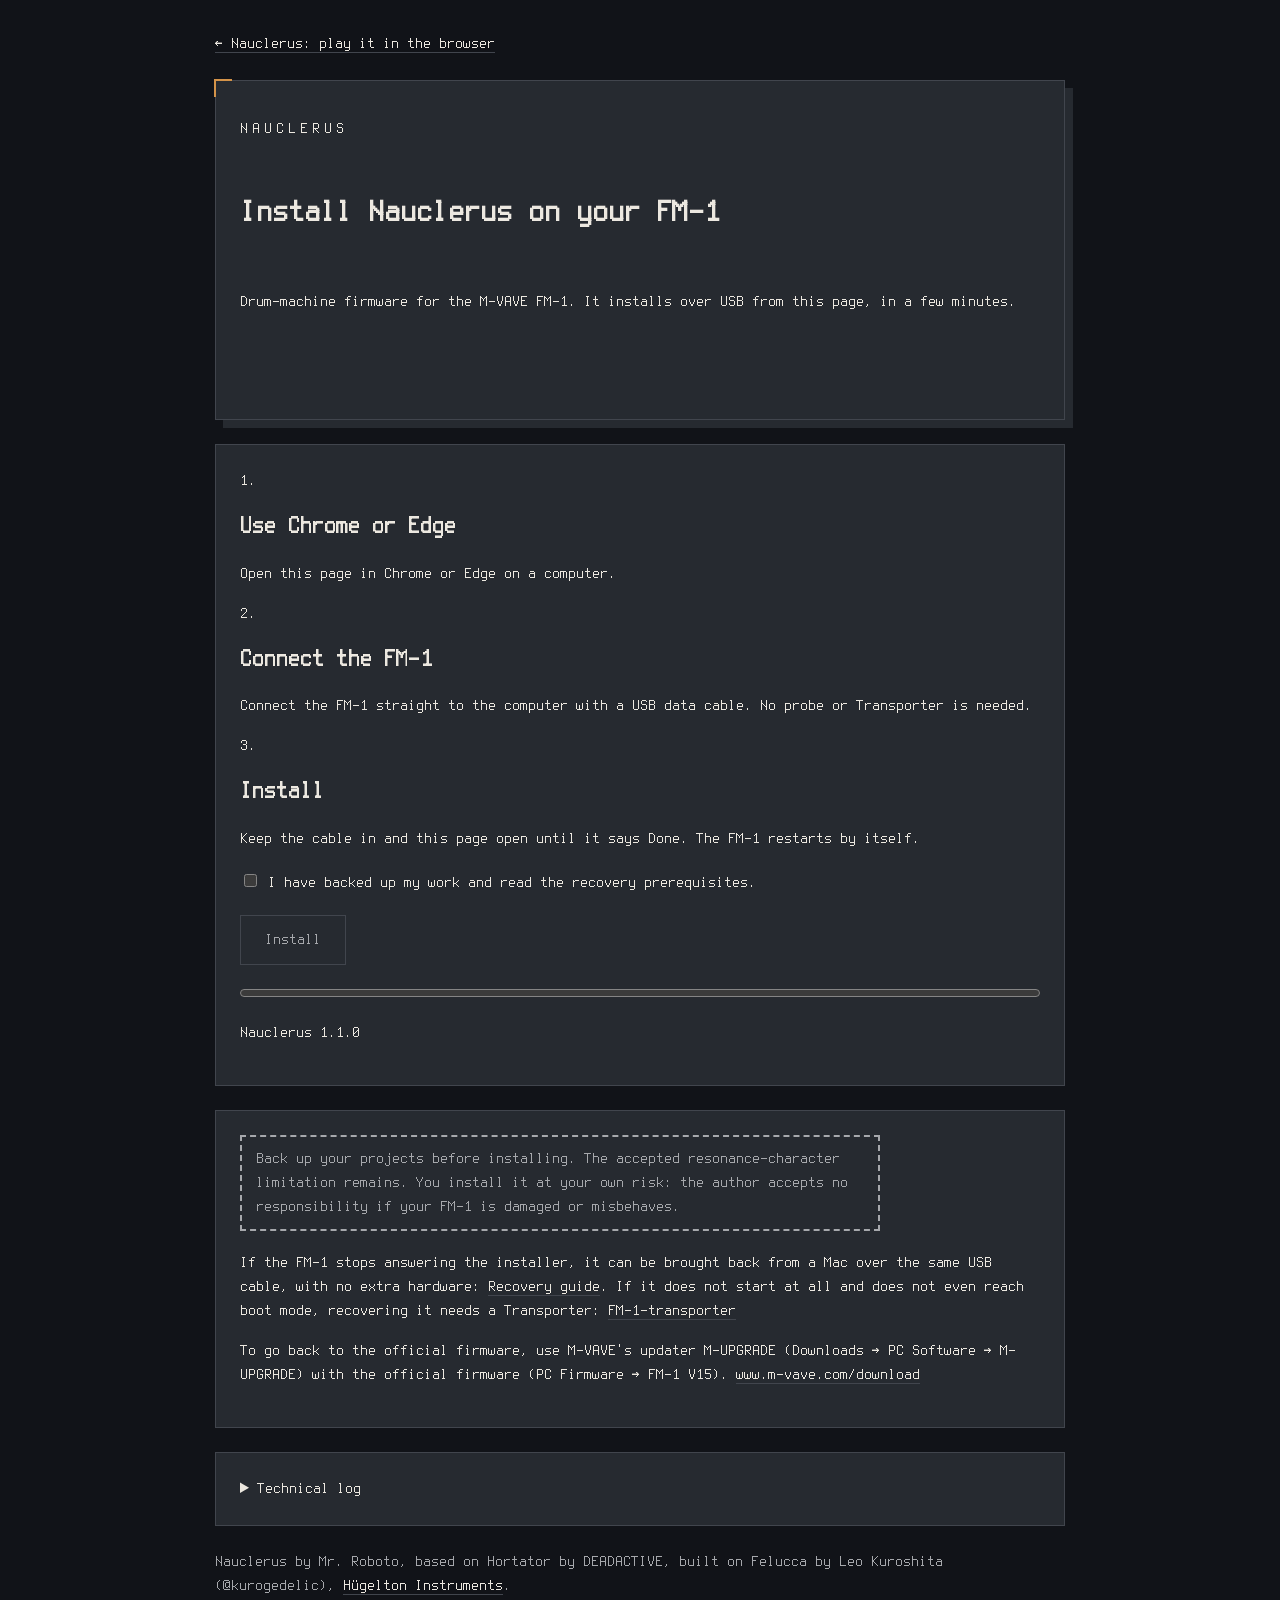
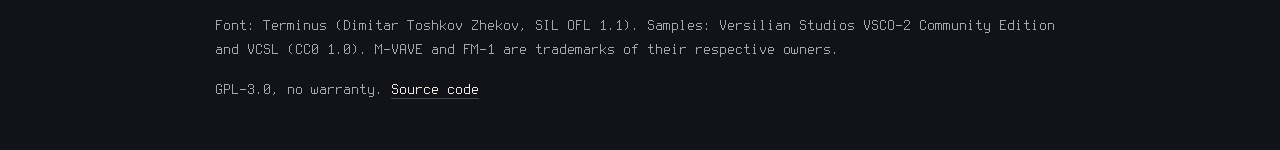
<file: webapp/installer/index.html>
<!doctype html>
<!-- SPDX-License-Identifier: GPL-3.0-only
     Copyright (C) 2026 Leo Kuroshita (@kurogedelic), Hügelton Instruments
     Drum machine fork: 2026 DEADACTIVE -->
<html lang="en">
<head>
<meta name="author" content="Mr. Roboto">
<meta charset="utf-8">
<meta name="viewport" content="width=device-width, initial-scale=1">
<title>Install Nauclerus</title>
<link rel="preconnect" href="https://fonts.googleapis.com">
<link rel="preconnect" href="https://fonts.gstatic.com" crossorigin>
<link href="https://fonts.googleapis.com/css2?family=IBM+Plex+Sans:wght@400;500;600&family=Silkscreen&display=swap" rel="stylesheet" media="print" onload="this.media='all'">
<link rel="stylesheet" href="../../sim.css">
<style>
body{display:block;padding:32px 20px;background:var(--bg);color:var(--text)}main{max-width:850px;margin:auto}h1,h2{color:var(--text);line-height:1.2}.plate,.steps,.notes,details{padding:24px;border:1px solid var(--border);background:var(--surface);margin:24px 0}.steps{list-style-position:inside}button{background:var(--accent);color:var(--bg);padding:12px 24px;border:1px solid var(--border)}button:disabled{background:var(--surface);color:var(--secondary)}progress{display:block;width:100%;accent-color:var(--accent);margin:20px 0}.ack{display:block;margin:20px 0}pre{white-space:pre-wrap;overflow-wrap:anywhere}footer{color:var(--secondary)}fieldset[hidden]{display:none}
</style>
</head>
<body>
<main>
  <a class="back" href="../../">← Nauclerus: play it in the browser</a>
  <header class="plate">
    <p class="silk">NAUCLERUS</p>
    <h1>Install Nauclerus on your FM-1</h1>
    <p>Drum-machine firmware for the M-VAVE FM-1. It installs over USB from this page, in a few minutes.</p>
  </header>

  <ol class="steps">
    <li><h2>Use Chrome or Edge</h2><p data-t="intro"></p></li>
    <li><h2>Connect the FM-1</h2><p data-t="direct"></p></li>
    <li>
      <h2>Install</h2>
      <p data-t="warn"></p>
      <fieldset id="variants" hidden>
        <legend data-t="which"></legend>
        <label><input type="radio" name="variant" value="std" checked> <span data-t="v_std"></span></label>
        <label><input type="radio" name="variant" value="ble"> <span data-t="v_ble"></span></label>
        <p data-t="v_ble_note"></p>
      </fieldset>
      <label class="ack"><input type="checkbox" id="ack"> I have backed up my work and read the recovery prerequisites.</label>
      <button id="go" disabled data-t="install"></button>
      <progress id="bar" max="100" value="0"></progress>
      <p id="status" role="status"></p>
      <p id="counted" data-t="counted" hidden></p>
    </li>
  </ol>

  <section class="notes" aria-label="Before you install">
    <p class="beta" data-t="beta"></p>
    <p><span data-t="brick"></span>
      <a href="../../docs/RECOVERY.md" target="_blank" rel="noopener">Recovery
      guide</a>. <span data-t="brick2"></span>
      <a href="https://github.com/kurogedelic/FM-1-transporter" target="_blank" rel="noopener">FM-1-transporter</a></p>
    <p><span data-t="back"></span>
      <a href="https://www.m-vave.com/download" target="_blank" rel="noopener">www.m-vave.com/download</a></p>
  </section>

  <details>
    <summary>Technical log</summary>
    <pre id="log"></pre>
  </details>

  <footer>
    <p>Nauclerus by Mr. Roboto, based on Hortator by DEADACTIVE, built on Felucca by Leo Kuroshita (@kurogedelic),
      <a href="https://hugelton.com" target="_blank" rel="noopener">Hügelton Instruments</a>.</p>
    <p>Font: Terminus (Dimitar Toshkov Zhekov, SIL OFL 1.1). Samples: Versilian Studios VSCO-2 Community Edition and
      VCSL (CC0 1.0). M-VAVE and FM-1 are trademarks of their respective owners.</p>
    <p><span data-t="license"></span> <a href="../../source.tar.gz">Source code</a></p>
  </footer>
</main>
<script type="module">
// SPDX-License-Identifier: GPL-3.0-only
// Copyright (C) 2026 Leo Kuroshita (@kurogedelic), Hügelton Instruments
//
// FM-1 .fwsc packages in the browser: the package identity and the image the
// device reads during an update.

const BLOCKS = 20, BLK = 0x30, KEEP = 0x2F;

// the package identity ("FM-1_904"): one marker byte after each of the first 20 blocks
function productOf(fwsc) {
  if (fwsc.length < BLOCKS * BLK) throw new Error("not an FM-1 package (too short)");
  let s = "";
  for (let i = 0; i < BLOCKS; i++) {
    const m = fwsc[i * BLK + KEEP];
    if (m !== 0x7D) s += String.fromCharCode((m - i - 1) & 0xFF);
  }
  return s;
}

// the image the device addresses during an update: the .fwsc without the 20 marker bytes
function logicalImage(fwsc) {
  const out = new Uint8Array(fwsc.length - BLOCKS);
  for (let i = 0; i < BLOCKS; i++) out.set(fwsc.subarray(i * BLK, i * BLK + KEEP), i * KEEP);
  out.set(fwsc.subarray(BLOCKS * BLK), BLOCKS * KEEP);
  return out;
}

// SPDX-License-Identifier: GPL-3.0-only
// Copyright (C) 2026 Leo Kuroshita (@kurogedelic), Hügelton Instruments
//
// The FM-1 USB-MIDI update protocol over WebMIDI (after tools/fm1_install.py).
// Step 1: the running firmware (official
// or Felucca) reads parts of the package and stages the update loader. Step 2:
// the loader reads the whole image and writes it. Both steps are "the device
// asks, we answer": cmd 0x30 read requests on the logical image.

const HS_QUERY = [0xF0, 0x00, 0x32, 0x45, 0x00, 0x00, 0x00, 0x40, 0x7F, 0xF7];
const UPGRADE = [0xF0, 0x22, 0x24, 0x35, 0x7F, 0xF7];
const MAXDATA = 512;
const sleep = (ms) => new Promise((r) => setTimeout(r, ms));
const IS_OTA = (id) => /^ota-/i.test(id.model);

// errors carry a code the pages translate: notfound, model, stopped, noloader, lost, noreturn,
// mismatch (detail: the identity the device reports), badreq
function fail(code, msg, detail = "") { const e = new Error(msg); e.code = code; e.detail = detail; return e; }

function pack7(data) {
  const out = []; let acc = 0, nb = 0;
  for (const b of data) {
    acc |= b << nb; nb += 8;
    while (nb >= 7) { out.push(acc & 0x7F); acc >>>= 7; nb -= 7; }
  }
  if (nb) out.push(acc & 0x7F);
  return out;
}

function unpack7(s) {
  const out = []; let acc = 0, nb = 0;
  for (const b of s) {
    acc |= (b & 0x7F) << nb; nb += 7;
    while (nb >= 8) { out.push(acc & 0xFF); acc >>>= 8; nb -= 8; }
  }
  return out;
}

function response(addr, data, fl = 0) {
  const len = data.length;
  const body = [0x00, 0x59, 0x30, (len + 8) & 0xFF, ((len + 8) >> 8) & 0xFF, 0, fl,
    addr & 0xFF, (addr >>> 8) & 0xFF, (addr >>> 16) & 0xFF, (addr >>> 24) & 0xFF,
    len & 0xFF, (len >> 8) & 0xFF, 0, ...data];
  let s = 0;
  for (let i = 6; i < body.length; i++) s += body[i];
  body.push(~s & 0xFF);
  return [0xF0, ...pack7(body), 0xF7];
}

function parseRequest(pkt) {
  if (pkt[0] !== 0xF0 || pkt[pkt.length - 1] !== 0xF7) return null;
  const u = unpack7(pkt.slice(1, -1));
  if (u.length !== 15 || u[0] !== 0 || u[1] !== 0x59 || u[2] !== 0x30) return null;
  let s = 0;
  for (let i = 6; i < 14; i++) s += u[i];
  if ((~s & 0xFF) !== u[14]) return null;
  return { fl: u[6], addr: (u[7] | (u[8] << 8) | (u[9] << 16) | (u[10] << 24)) >>> 0, len: u[11] | (u[12] << 8) | (u[13] << 16) };
}

function parseIdentity(pkt) {
  const d = unpack7(pkt.slice(1, -1));
  if (d.length !== 34 || d[0] !== 0 || d[1] !== 0x59 || d[2] !== 0x11) return null;
  const txt = String.fromCharCode(...d.slice(6, 33)).replace(/\0+$/, "");
  const m = /^([^_]+)_(\d+)$/.exec(txt);
  return m ? { text: txt, model: m[1], version: parseInt(m[2], 10) } : null;
}

// one MIDI in/out pair with a SysEx queue
class Link {
  constructor(input, output) {
    this.input = input; this.output = output; this.q = []; this.waiter = null;
    input.onmidimessage = (ev) => {
      if (ev.data[0] !== 0xF0) return;
      this.q.push(Array.from(ev.data));
      if (this.waiter) { const w = this.waiter; this.waiter = null; w(); }
    };
  }
  get lost() { return this.input.state === "disconnected" || this.output.state === "disconnected"; }
  // false when the port is gone (unplugged): WebMIDI throws on a disconnected output
  send(bytes) {
    try { this.output.send(bytes); return true; } catch (_) { return false; }
  }
  drain() { this.q.length = 0; }
  async read(ms) {
    if (!this.q.length) {
      let tm;
      await Promise.race([new Promise((r) => { this.waiter = r; }), new Promise((r) => { tm = setTimeout(r, ms); })]);
      clearTimeout(tm);
      this.waiter = null;
    }
    return this.q.shift() || null;
  }
  close() { this.input.onmidimessage = null; }
}

async function handshake(link, tries = 3) {
  link.drain();
  for (let t = 0; t < tries; t++) {
    if (!link.send(HS_QUERY)) return null;
    const end = Date.now() + 1000;
    while (Date.now() < end) {
      const p = await link.read(end - Date.now());
      if (!p) break;
      const id = parseIdentity(p);
      if (id) return id;
    }
  }
  return null;
}

class Updater {
  constructor(access, log) {
    this.access = access;
    this.log = log || (() => {});
  }

  // Exact names first; trailing port numbers may differ only for a unique pair.
  async find(filter) {
    const ins = [...this.access.inputs.values()].filter((i) => i.state !== "disconnected");
    const outs = [...this.access.outputs.values()].filter((o) => o.state !== "disconnected");
    const normalize = (name) => (name || "").replace(/\s+\d+$/, "");
    for (const input of ins) {
      if (!/fm-1|nauclerus|hortator|felucca|fm-tangram|ota|composite|sinco|usb-midi/i.test(input.name || "")) continue;   // never probe other gear
      let matches = outs.filter((o) => o.name === input.name);
      if (matches.length) {
        if (ins.filter((i) => i.name === input.name).length !== 1) continue;
      } else {
        const base = normalize(input.name);
        if (ins.filter((i) => normalize(i.name) === base).length !== 1) continue;
        matches = outs.filter((o) => normalize(o.name) === base);
      }
      if (matches.length !== 1) continue;
      const output = matches[0];
      try { await input.open(); await output.open(); } catch (_) { continue; }
      const link = new Link(input, output);
      const id = await handshake(link, 2);
      if (id && (!filter || filter(id))) return { link, id, name: input.name };
      link.close();
    }
    return null;
  }

  async waitFor(filter, ms) {
    const end = Date.now() + ms;
    while (Date.now() < end) {
      const dev = await this.find(filter);
      if (dev) return dev;
      await sleep(1000);
    }
    return null;
  }

  // serve read requests until the device asks for one of the finish addresses; stops early
  // when the port disappears (lost: true) instead of waiting out idleMs
  async serve(link, image, finishAddr, idleMs, onProgress) {
    let served = 0, last = Date.now();
    for (;;) {
      const pkt = await link.read(1000);
      if (!pkt) {
        if (link.lost) return { served, finished: false, lost: true };
        if (Date.now() - last > idleMs) return { served, finished: false };
        continue;
      }
      const r = parseRequest(pkt);
      if (!r) continue;
      last = Date.now();
      if (r.addr === 0xE0000000 || r.addr === 0xF0000000) {
        link.send(response(r.addr, [...new TextEncoder().encode("success"), 0]));
        if (r.addr === finishAddr) return { served, finished: true };
        continue;
      }
      if (r.len > MAXDATA || r.addr + r.len > image.length) throw fail("badreq", `bad request ${r.addr.toString(16)}+${r.len}`);
      await sleep(10);
      if (!link.send(response(r.addr, Array.from(image.subarray(r.addr, r.addr + r.len)), r.fl))) {
        return { served, finished: false, lost: true };
      }
      served++;
      if (onProgress) onProgress(served, r.addr);
    }
  }

  // full install: running firmware -> loader -> new firmware
  async install(image, product, onStep) {
    const step = onStep || (() => {});
    const dev = await this.find((id) => !IS_OTA(id));
    if (!dev) throw fail("notfound", "FM-1 not found (USB cable, and no other app using it?)");
    const [model] = product.split("_");
    if (dev.id.model !== model) { dev.link.close(); throw fail("model", `the device is ${dev.id.text}, the package is for ${product}`); }
    step("start", dev.id.text);
    dev.link.send(UPGRADE);
    await sleep(2000);
    const s1 = await this.serve(dev.link, image, 0xE0000000, 8000, (n) => step("verify", n));
    dev.link.close();
    if (!s1.finished) throw fail(s1.lost ? "lost" : "stopped", `the device ${s1.lost ? "was disconnected" : "stopped"} after ${s1.served} requests: nothing was written`);
    step("loader");
    await sleep(3000);
    const ota = await this.waitFor((id) => id.model === "ota-" + model, 30000);
    if (!ota) throw fail("noloader", "the update loader did not appear. Replug the USB cable and press Install again: the device stays in update mode until it is finished.");
    const s2 = await this.write(ota, image, step);
    if (!s2.finished) throw fail(s2.lost ? "lost" : "stopped", `the loader ${s2.lost ? "was disconnected" : "stopped"} after ${s2.served} requests. Replug and press Install again to resume.`);
    step("reboot");
    await sleep(3000);
    const back = await this.waitFor((id) => !IS_OTA(id), 40000);
    if (!back) throw fail("noreturn", "the device did not come back: power-cycle it");
    back.link.close();
    if (back.id.text !== product) throw fail("mismatch", `installed, but the device reports ${back.id.text}`, back.id.text);
    step("done", back.id.text);
    return back.id.text;
  }

  // step 2 with the loader found by find()/waitFor()
  async write(ota, image, step) {
    ota.link.send(UPGRADE);
    await sleep(2000);
    const s2 = await this.serve(ota.link, image, 0xF0000000, 180000, (n) => step("write", n));
    ota.link.close();
    return s2;
  }

  // resume: the device is already in update mode (loader) -> true when the write finished
  async resume(image, onStep, product = null) {
    const model = product && product.split("_")[0];
    const ota = await this.find((id) => model ? id.model === "ota-" + model : IS_OTA(id));
    if (!ota) return false;
    const step = onStep || (() => {});
    const result = await this.write(ota, image, step);
    if (!result.finished) return false;
    if (product) {
      step("reboot");
      await sleep(3000);
      const back = await this.waitFor((id) => id.model === model, 40000);
      if (!back) throw fail("noreturn", "The FM-1 did not return after resuming the write.");
      back.link.close();
      if (back.id.text !== product) throw fail("mismatch", "The FM-1 reports a different firmware after resuming.", back.id.text);
      step("done", back.id.text);
    }
    return true;
  }
}

// SPDX-License-Identifier: GPL-3.0-only
// Drum machine fork: 2026 DEADACTIVE
// The site's counts (GoatCounter, https://www.goatcounter.com): page visits by GoatCounter's count.js, added from
// here only where the counter is on; one anonymous "install" event the installer sends after an install says Done
// (a plain request, whether count.js loaded or not: it never waits on it); the landing page shows the public count
// of installs beside its install button. No cookies, nothing about the device. Off when GC_CODE is empty, and on any
// page that is not the published site over https (localhost, a preview, a file, the tests). Used by the landing page
// (imported), the installer and the editor (inlined by web/make_site.py and tools/build_sim.sh).

// the GoatCounter site code (CODE.goatcounter.com); '' = the counter is off: no count.js, no ping, no count shown.
// The site's settings must allow "adding visitor counts on your website" for the count to be readable.
const GC_CODE = ''; // No Nauclerus analytics service is configured.
const GC_EVENT = 'install';                          // the event's path (its name in the dashboard)
const LOCAL = /^(localhost|127\.\d+\.\d+\.\d+|\[::1\]|0\.0\.0\.0|.*\.local)$/;

// on: a code, and a page served over https from a real host
function counterOn(loc = globalThis.location, code = GC_CODE) {
  return !!(code && loc && loc.protocol === 'https:' && loc.hostname && !LOCAL.test(loc.hostname));
}

// page visits: GoatCounter's count.js (async), added once to the page's head where the counter is on; never throws
function loadPageCounter({ doc = globalThis.document, loc = globalThis.location, code = GC_CODE } = {}) {
  try {
    const src = 'https://gc.zgo.at/count.js';
    if (!counterOn(loc, code) || !doc || doc.querySelector(`script[src="${src}"]`)) return false;
    const s = doc.createElement('script');
    s.async = true;
    s.src = src;
    s.setAttribute('data-goatcounter', `https://${code}.goatcounter.com/count`);
    doc.head.append(s);
    return true;
  } catch {
    return false;
  }
}

// one event "install" titled with the firmware version: fire and forget. Returns at once (true: a request went out);
// never throws, and a failed request is ignored, so an install can never wait on it or fail because of it.
function countInstall(version, { code = GC_CODE, loc = globalThis.location, fetch = globalThis.fetch } = {}) {
  try {
    if (!counterOn(loc, code) || typeof fetch !== 'function') return false;
    const url = `https://${code}.goatcounter.com/count?p=${GC_EVENT}&e=true&t=${encodeURIComponent(version)}` +
      `&rnd=${Math.random().toString(36).slice(2)}`;
    const sent = fetch(url, { mode: 'no-cors', keepalive: true, credentials: 'omit', cache: 'no-store',
      referrerPolicy: 'no-referrer' });
    if (sent && typeof sent.catch === 'function') sent.catch(() => {});
    return true;
  } catch {
    return false;
  }
}

// the public count of installs (GoatCounter's visitor counter, cached by it for up to four hours) -> a number, or
// null when off, slow (timeout ms), failed, or missing
async function installCount({ code = GC_CODE, loc = globalThis.location, fetch = globalThis.fetch,
  timeout = 3000 } = {}) {
  if (!counterOn(loc, code) || typeof fetch !== 'function') return null;
  const ctl = new AbortController(), timer = setTimeout(() => ctl.abort(), timeout);
  try {
    const r = await fetch(`https://${code}.goatcounter.com/counter/${GC_EVENT}.json`,
      { credentials: 'omit', referrerPolicy: 'no-referrer', signal: ctl.signal });
    if (!r.ok) return null;
    const digits = String((await r.json())?.count ?? '').replace(/[^\d]/g, '');   // "1,234" -> 1234
    return digits && Number(digits) > 0 ? Number(digits) : null;
  } catch {
    return null;
  } finally {
    clearTimeout(timer);
  }
}

const $ = (id) => document.getElementById(id);
const TEXT = {
  en: {
    intro: "Open this page in Chrome or Edge on a computer.",
    direct: "Connect the FM-1 straight to the computer with a USB data cable. No probe or Transporter is needed.",
    warn: "Keep the cable in and this page open until it says Done. The FM-1 restarts by itself.",
    install: "Install",
    beta: "Back up your projects before installing. The accepted resonance-character limitation remains. You install it at your own risk: the author accepts no responsibility if your FM-1 is damaged or misbehaves.",
    brick: "If the FM-1 stops answering the installer, it can be brought back from a Mac over the same USB cable, with no extra hardware:",
    brick2: "If it does not start at all and does not even reach boot mode, recovering it needs a Transporter:",
    back: "To go back to the official firmware, use M-VAVE's updater M-UPGRADE (Downloads → PC Software → M-UPGRADE) with the official firmware (PC Firmware → FM-1 V15).",
    nomidi: "This browser cannot install firmware. Open the page in Chrome or Edge on a computer.", loadfail: "Could not load the firmware: ",
    start: "Starting", verify: "Verifying", loader: "Switching to update mode", write: "Writing",
    counted: "Counts visits and installs anonymously with GoatCounter: no cookies, no personal data.",
    reboot: "Restarting", done: "Done. The FM-1 restarts with Nauclerus.", stopped: "Stopped. Replug the USB cable and press Install again.",
    error: "Error: ",
    denied: "MIDI (SysEx) access was not allowed. Allow MIDI in the site settings (address bar) and press Install again.",
    notfound: "FM-1 not found. Check the USB cable (a data cable), close other apps that use MIDI, and press Install again.",
    model: "The connected device is not an FM-1.",
    lost: "The USB connection was lost. Replug it and press Install again.",
    noloader: "The FM-1 in update mode was not found. Replug the USB cable and press Install again (it stays in update mode until it is finished).",
    noreturn: "The FM-1 did not come back. Power-cycle it.",
    mismatch: "Written, but the FM-1 reports another version: ",
    badpkg: "The firmware file is damaged. Reload the page.",
    leave: "Writing. Do not close the page.",
    license: "GPL-3.0, no warranty.",
    which: "Version",
    v_std: "Nauclerus",
    v_ble: "Nauclerus + Bluetooth MIDI (experimental)",
    v_ble_note: "The same Nauclerus with Bluetooth MIDI added: MENU (tap GLO) > BLUETOOTH connects a BLE-MIDI keyboard or the M-VAVE SMC-Mixer (DAW mode: faders, knobs, mute, solo, record, transport). Bluetooth is off at every power-on until you turn it on there.",
  },
};
const lang = "en";
const t = (k) => TEXT[lang][k];
let lastKey = null, lastArg = "";
function applyLang() {
  document.documentElement.lang = lang;
  document.querySelectorAll("[data-t]").forEach((e) => { e.textContent = t(e.dataset.t); });
  if (lastKey) $("status").textContent = t(lastKey) + lastArg;
}
applyLang();
const sayK = (k, arg = "") => { lastKey = k; lastArg = arg; $("status").textContent = t(k) + arg; };
const say = (txt) => { lastKey = null; $("status").textContent = txt; };
const log = (t) => { $("log").textContent += t + "\n"; };
let image = null;
const meta = {"version": "1.1.0", "product": "FM-1_25000", "pkg": "../../firmware/nauclerus-1.1.0.fwsc", "bytes": 609649, "sha256": "68e15f3bfed73bb3202f18ed877be6716b7aa99a6686036780e2a48e533413dd"};

let writing = false;
window.addEventListener("beforeunload", (e) => { if (writing) { e.preventDefault(); e.returnValue = t("leave"); } });

const load = async () => {
  if (!navigator.requestMIDIAccess) { sayK("nomidi"); return; }
  try {
    const r = await fetch(meta.pkg, {cache:"no-store"});
    if (!r.ok) throw new Error(`${meta.pkg}: HTTP ${r.status}`);
    const pkg = new Uint8Array(await r.arrayBuffer());
    const digest = Array.from(new Uint8Array(await crypto.subtle.digest("SHA-256",pkg)),x=>x.toString(16).padStart(2,"0")).join("");
    if (pkg.length !== meta.bytes || digest !== meta.sha256) throw new Error("Stable package SHA-256/size mismatch: installation disabled");
    if (productOf(pkg) !== meta.product) { sayK("badpkg"); return; }
    image = logicalImage(pkg);
    say(`Nauclerus ${meta.version}`);
    $("go").disabled = !$("ack").checked;
  } catch (e) { sayK("loadfail", e.message); }
};
$("ack").addEventListener("change",()=>{$("go").disabled=!image || !$("ack").checked;});
load();
loadPageCounter();
if (counterOn()) $("counted").hidden = false;
if ((meta.variants || []).length > 1) $("variants").hidden = false;
document.querySelectorAll('input[name="variant"]').forEach((r) => r.addEventListener("change", () => {
  const v = meta.variants.find((x) => x.id === r.value);
  if (!v || writing) return;
  meta.pkg = v.pkg;
  meta.version = v.version;
  image = null;
  $("go").disabled = true;
  const radios = document.querySelectorAll('input[name="variant"]');   // one download at a time: no stale image
  radios.forEach((x) => { x.disabled = true; });
  load().finally(() => radios.forEach((x) => { x.disabled = false; }));
}));

$("go").addEventListener("click", async () => {
  if (!image || !$("ack").checked || !confirm(`Install verified Nauclerus ${meta.version}? Keep USB and power connected until Done.`)) return;
  $("go").disabled = true;
  let midi;
  try { midi = await navigator.requestMIDIAccess({ sysex: true }); }
  catch (e) { sayK("denied"); $("go").disabled = false; return; }
  writing = true;
  try {
    const up = new Updater(midi, log);
    const total = 74 + 1167;
    const step = (k, a) => {
      log(`${k} ${a ?? ""}`);
      if (k === "start") sayK("start");
      if (k === "verify") { sayK("verify"); $("bar").value = (a / total) * 100; }
      if (k === "loader") sayK("loader");
      if (k === "write") { sayK("write"); $("bar").value = ((74 + a) / total) * 100; }
      if (k === "reboot") sayK("reboot");
      if (k === "done") { $("bar").value = 100; sayK("done"); countInstall(meta.version); }
    };
    const ota = await up.find((id) => /^ota-/i.test(id.model));
    if (ota) {
      ota.link.close();
      sayK((await up.resume(image, step, meta.product)) ? "done" : "stopped");   // waits for the reboot, checks the identity
    } else {
      await up.install(image, meta.product, step);
    }
  } catch (e) {
    if (e && e.code && TEXT[lang][e.code]) sayK(e.code, e.detail || "");
    else sayK("error", e && e.message);
    log(String(e && e.stack || e));
  }
  writing = false;
  $("go").disabled = !image || !$("ack").checked;
});
</script>
</body>
</html>
</file>
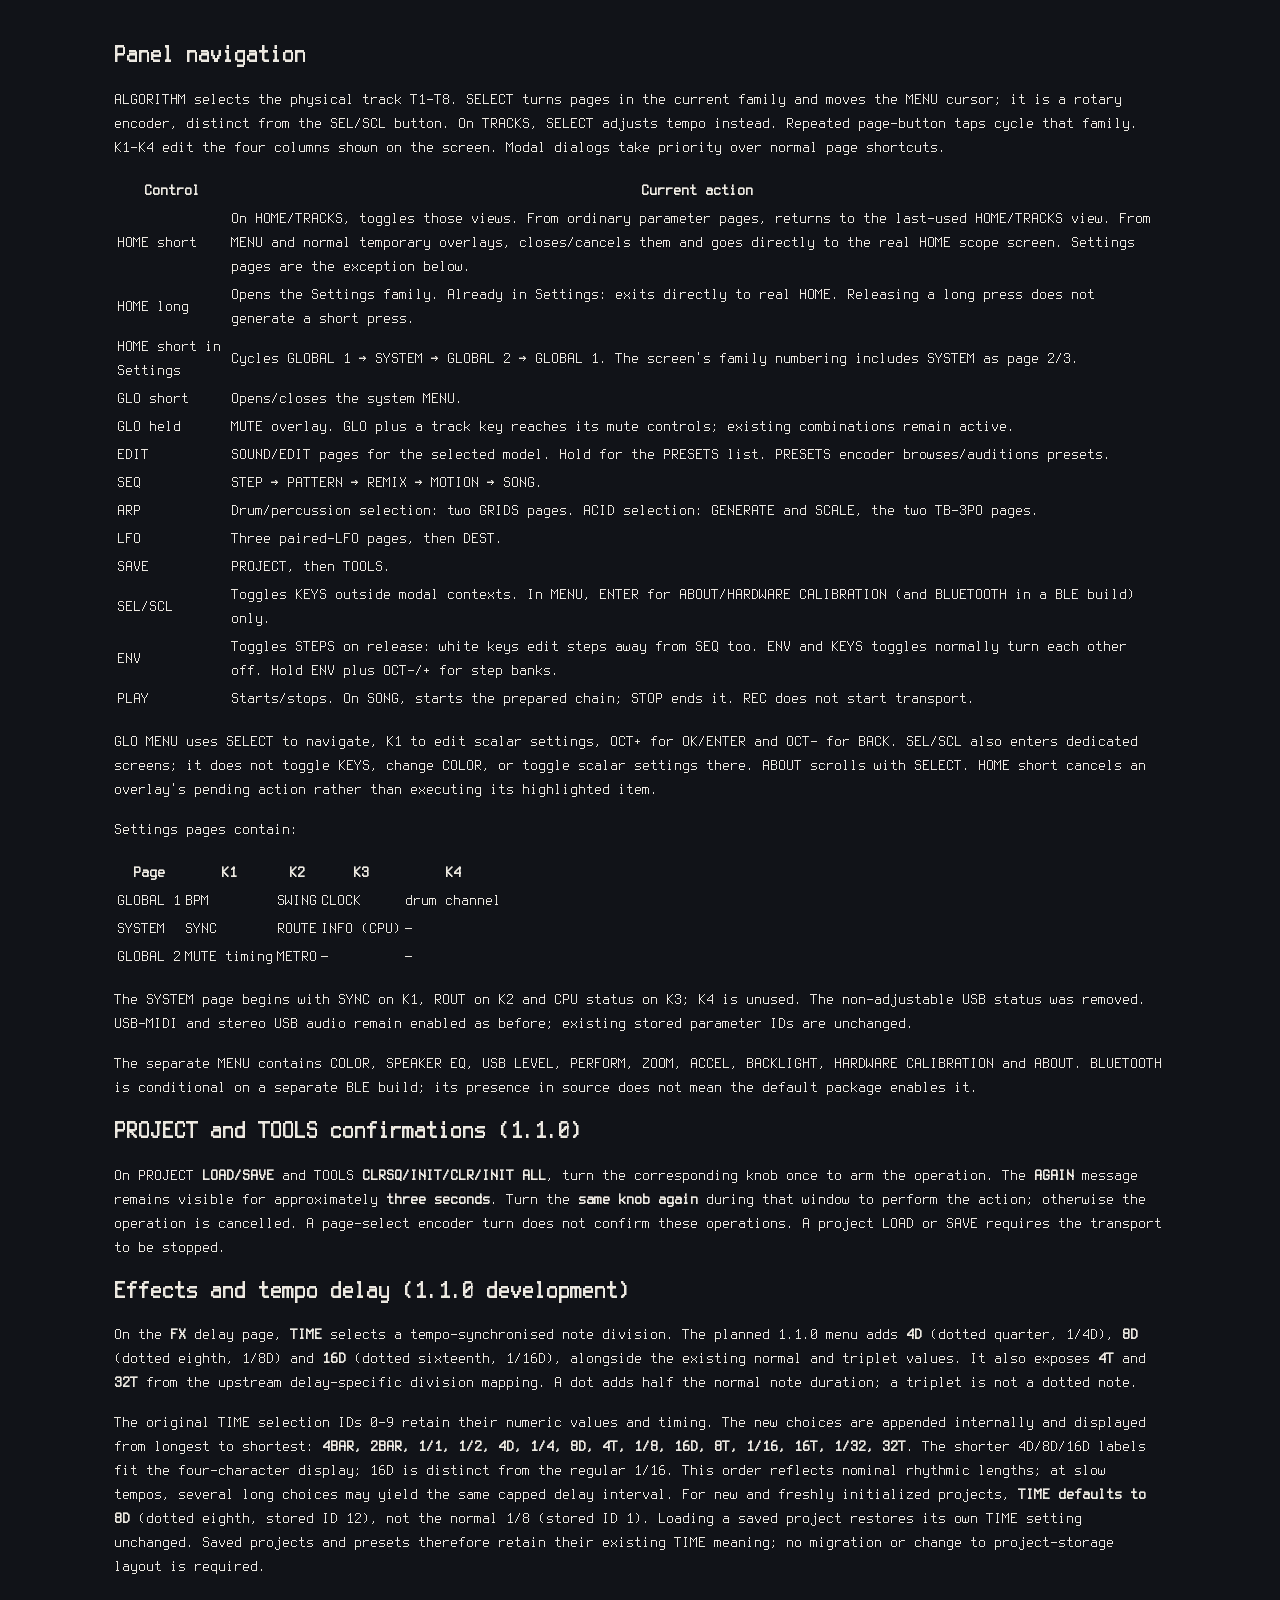
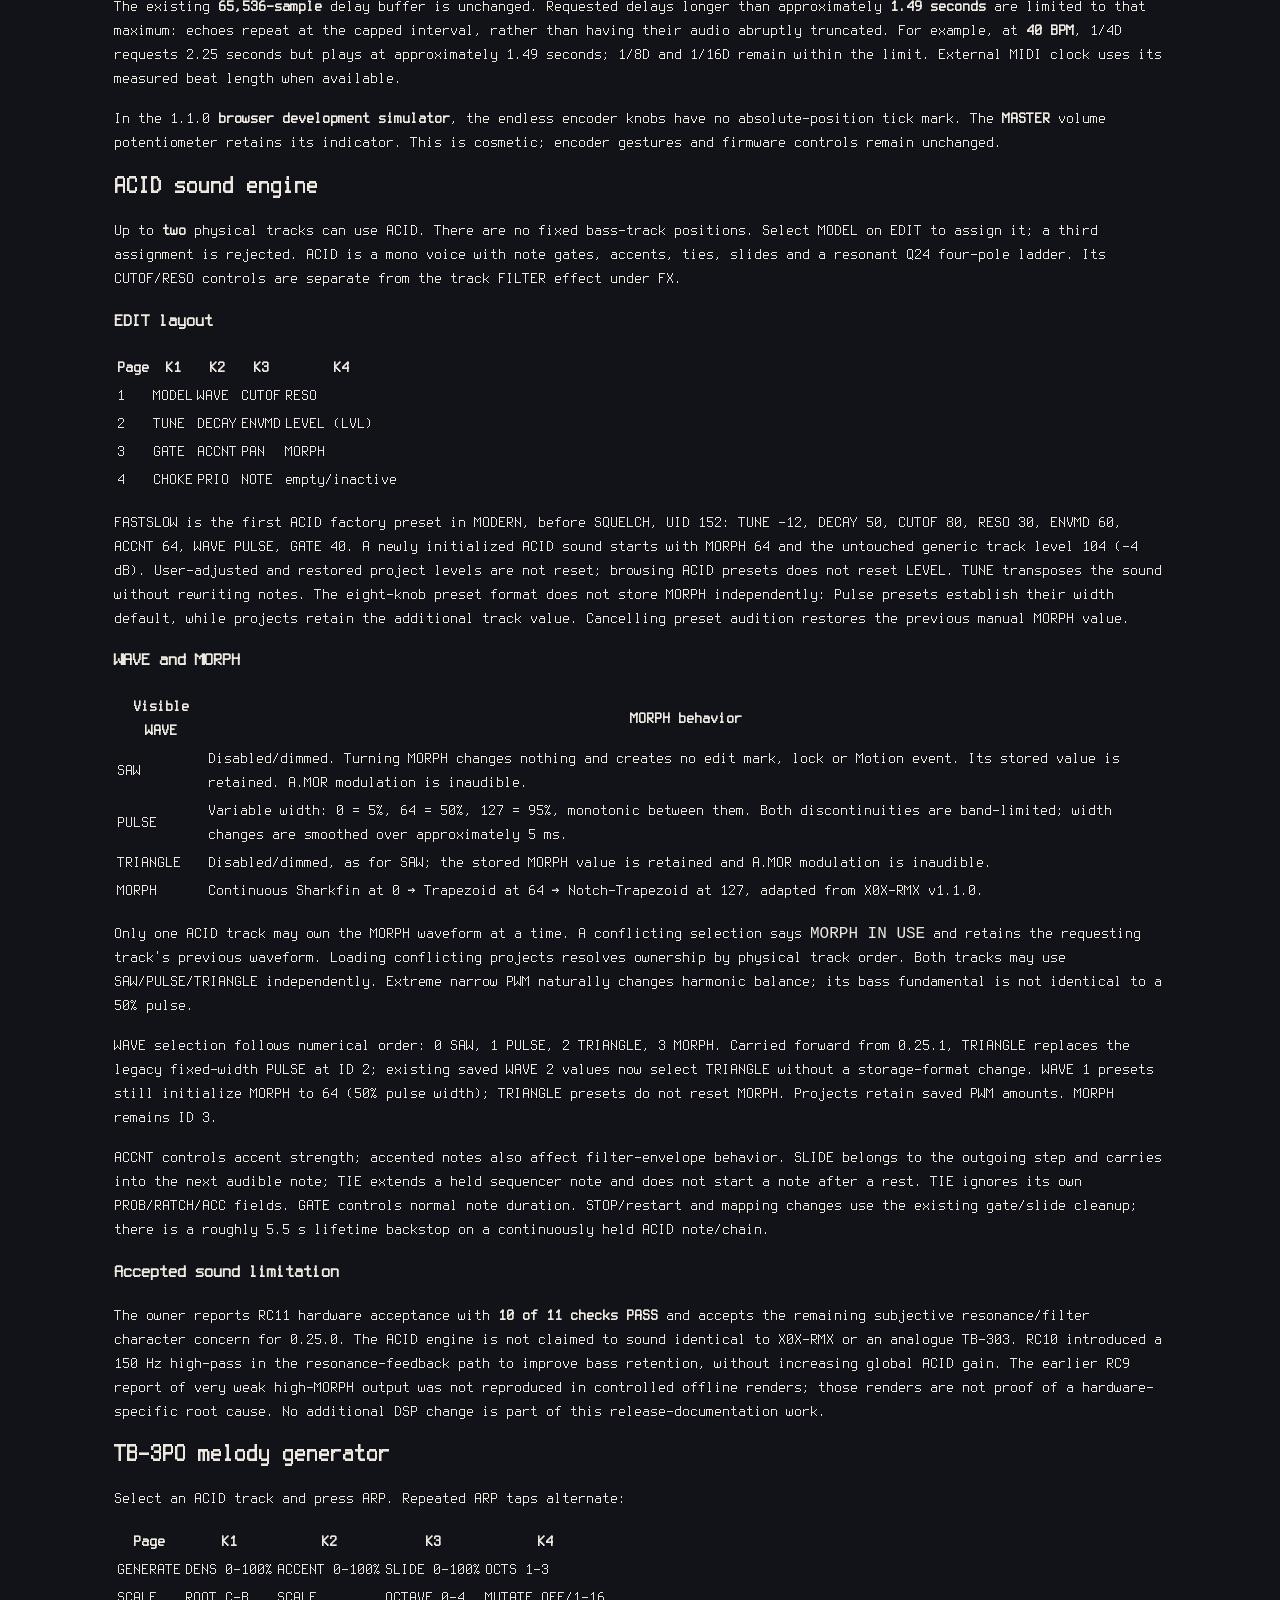
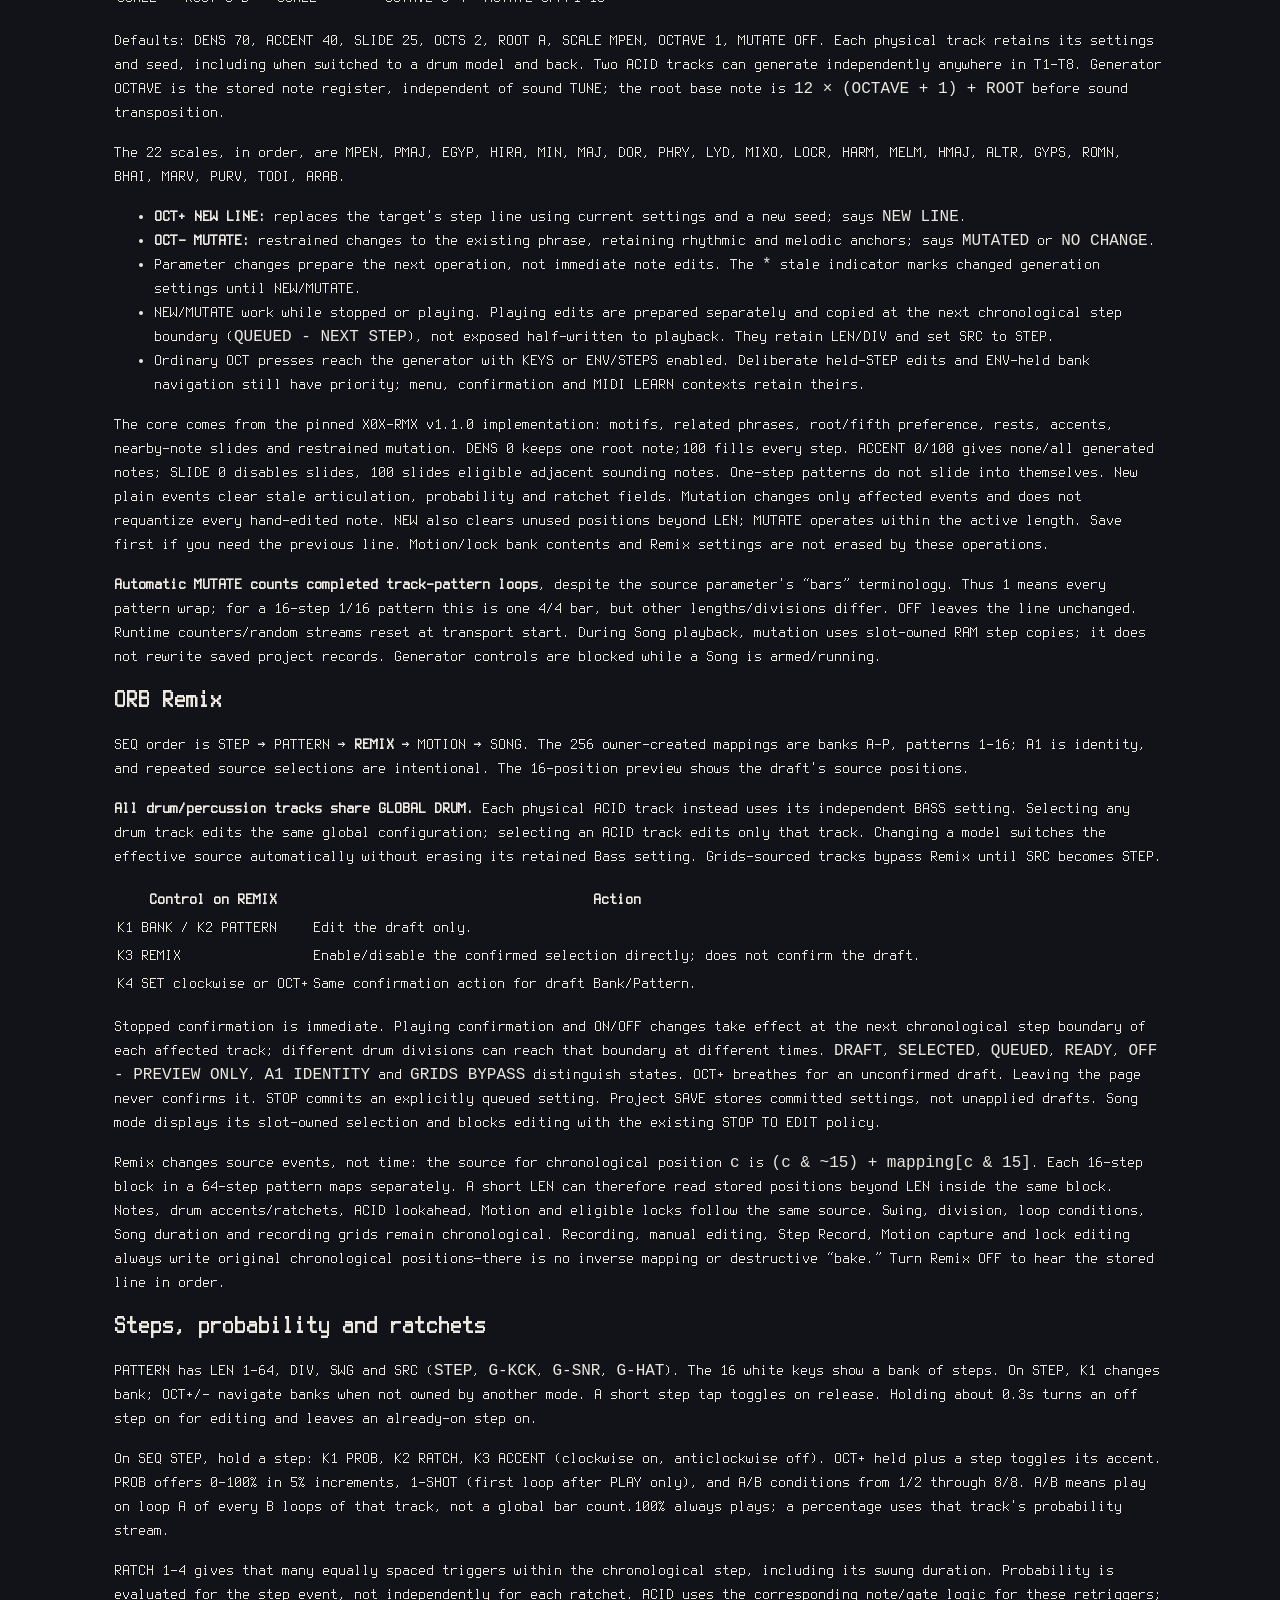
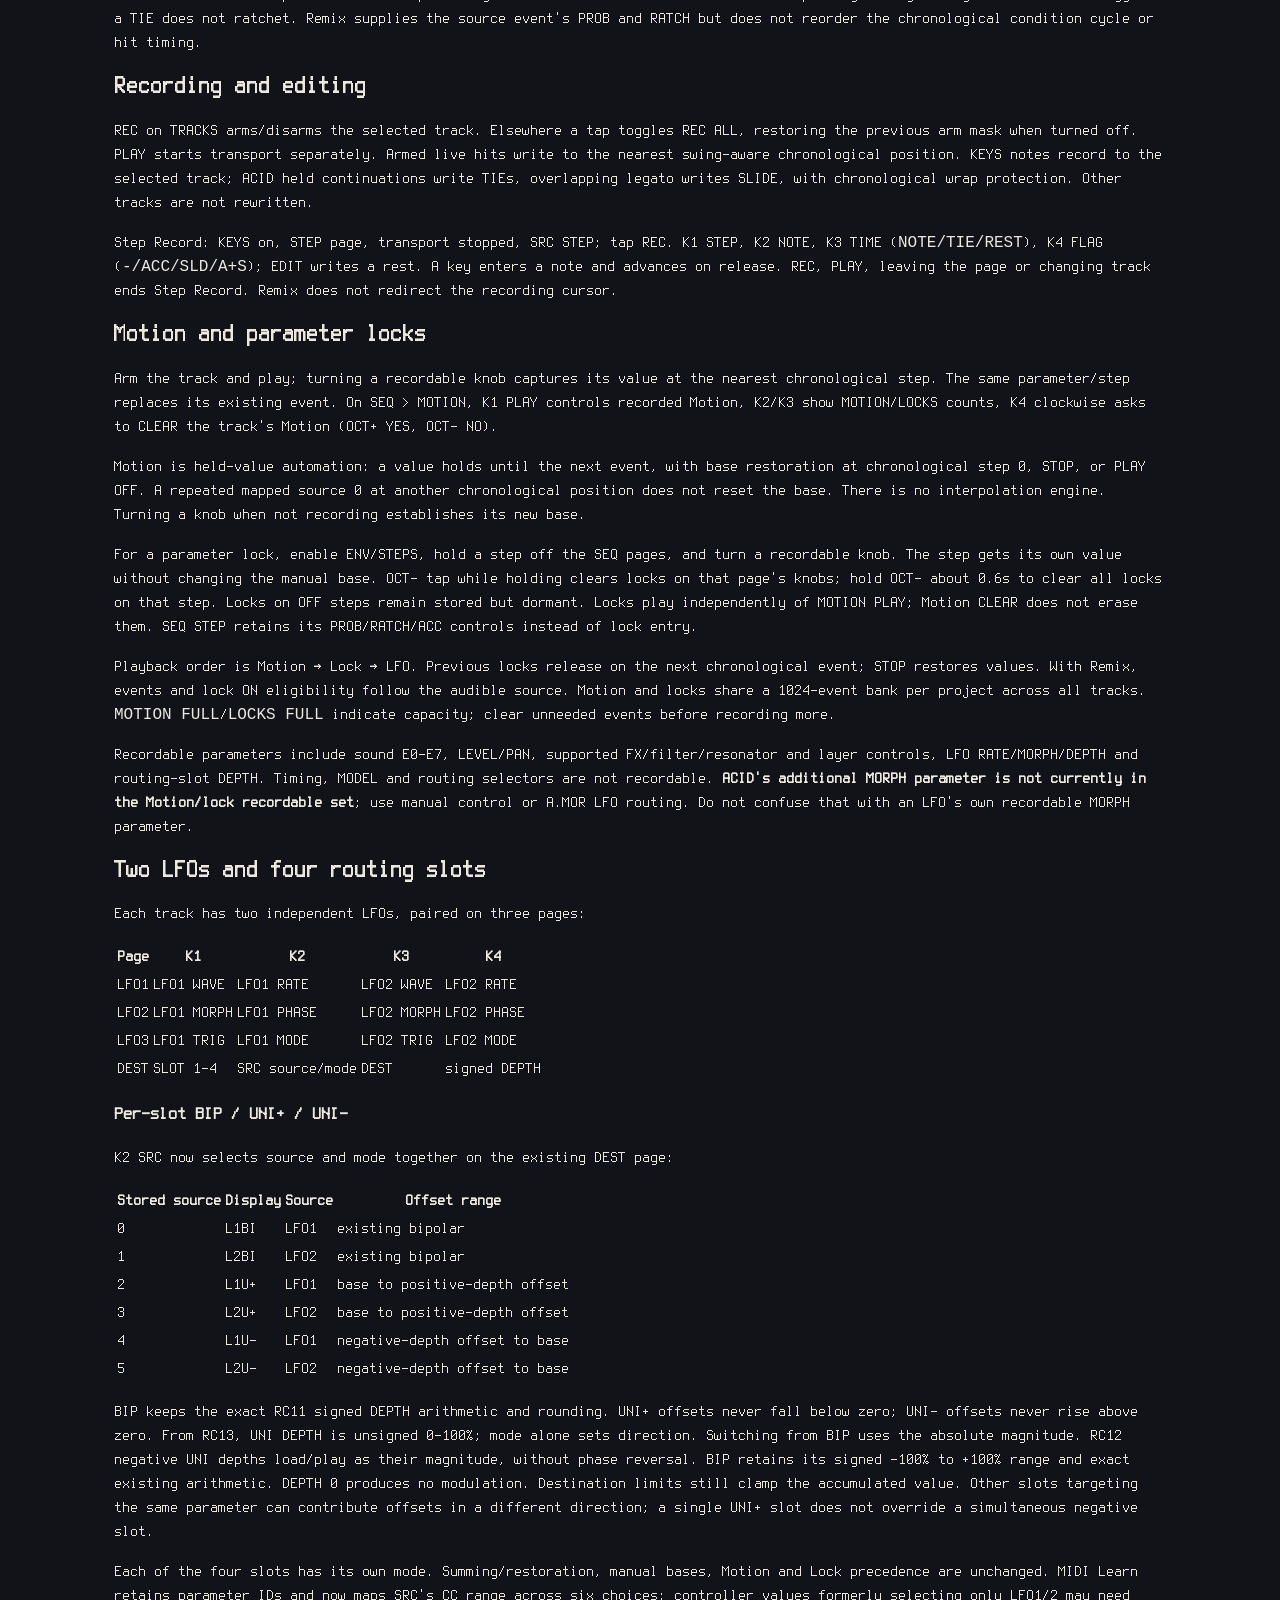
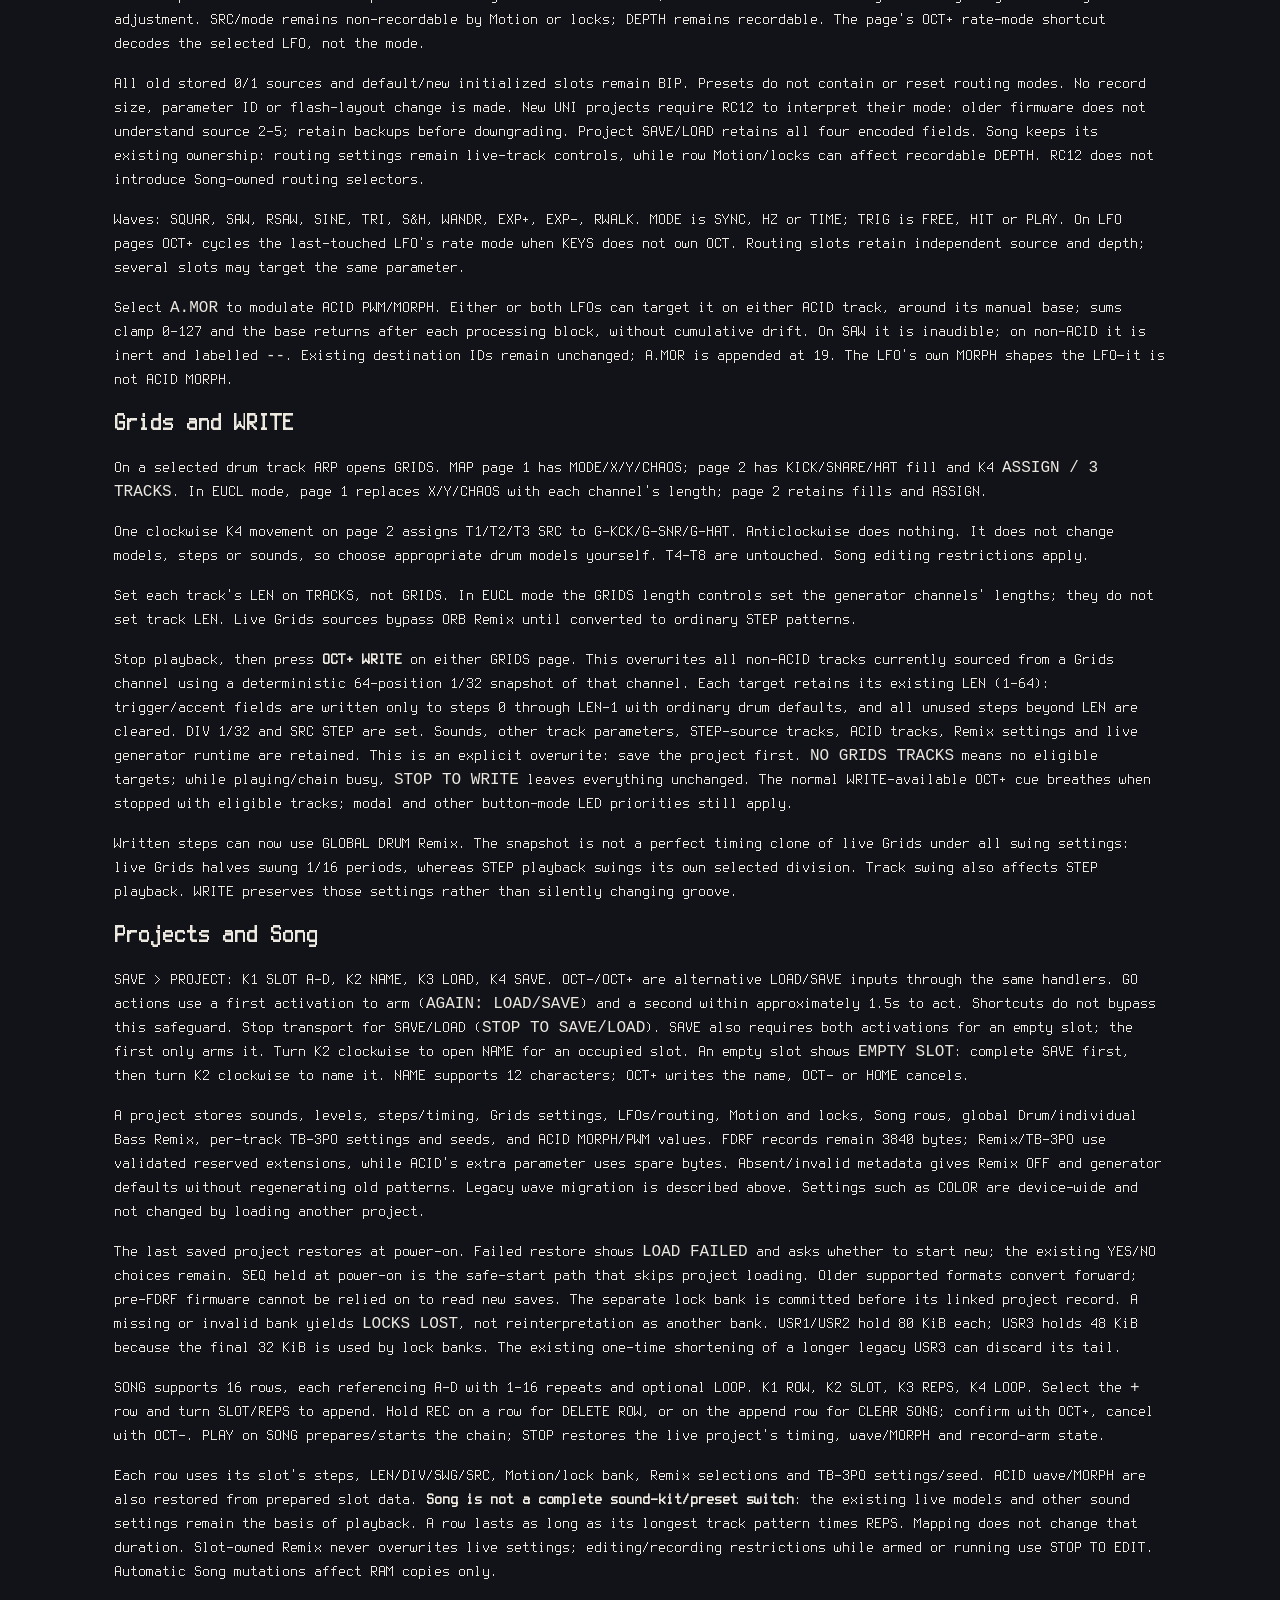
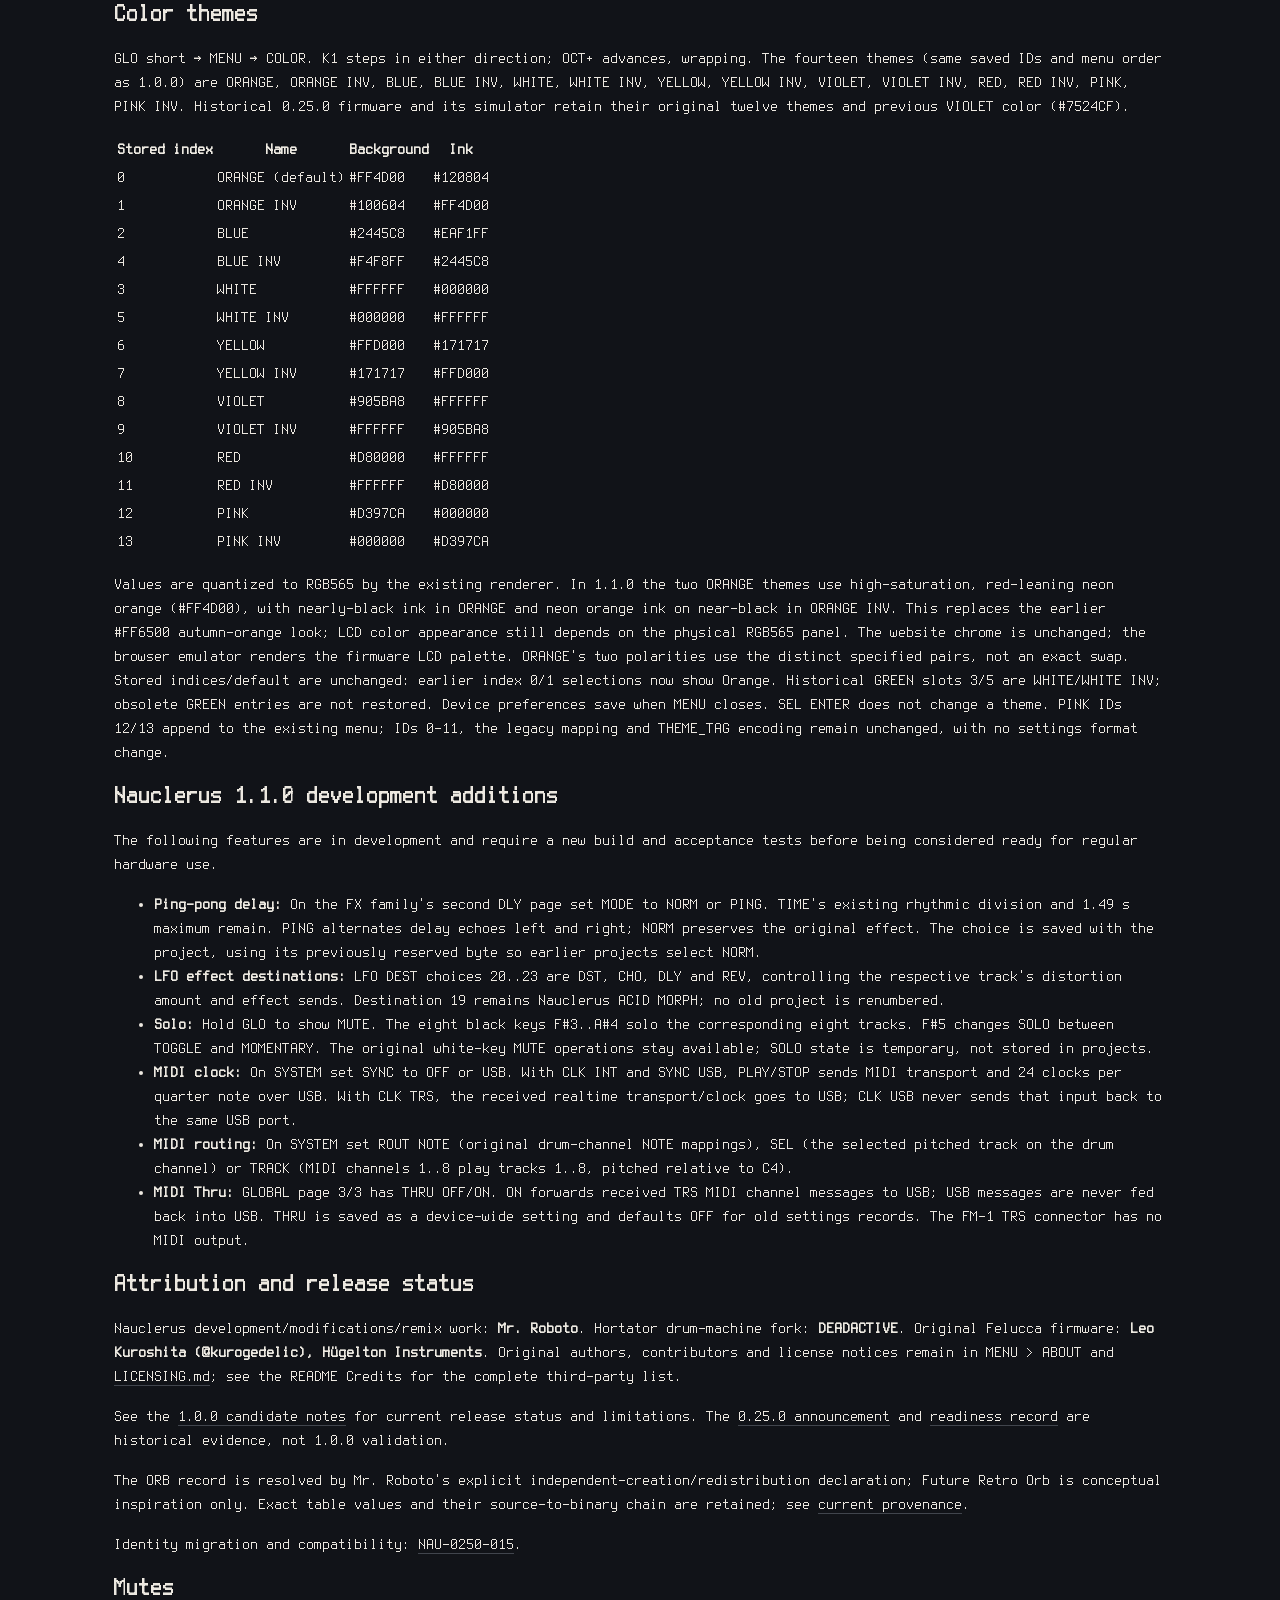
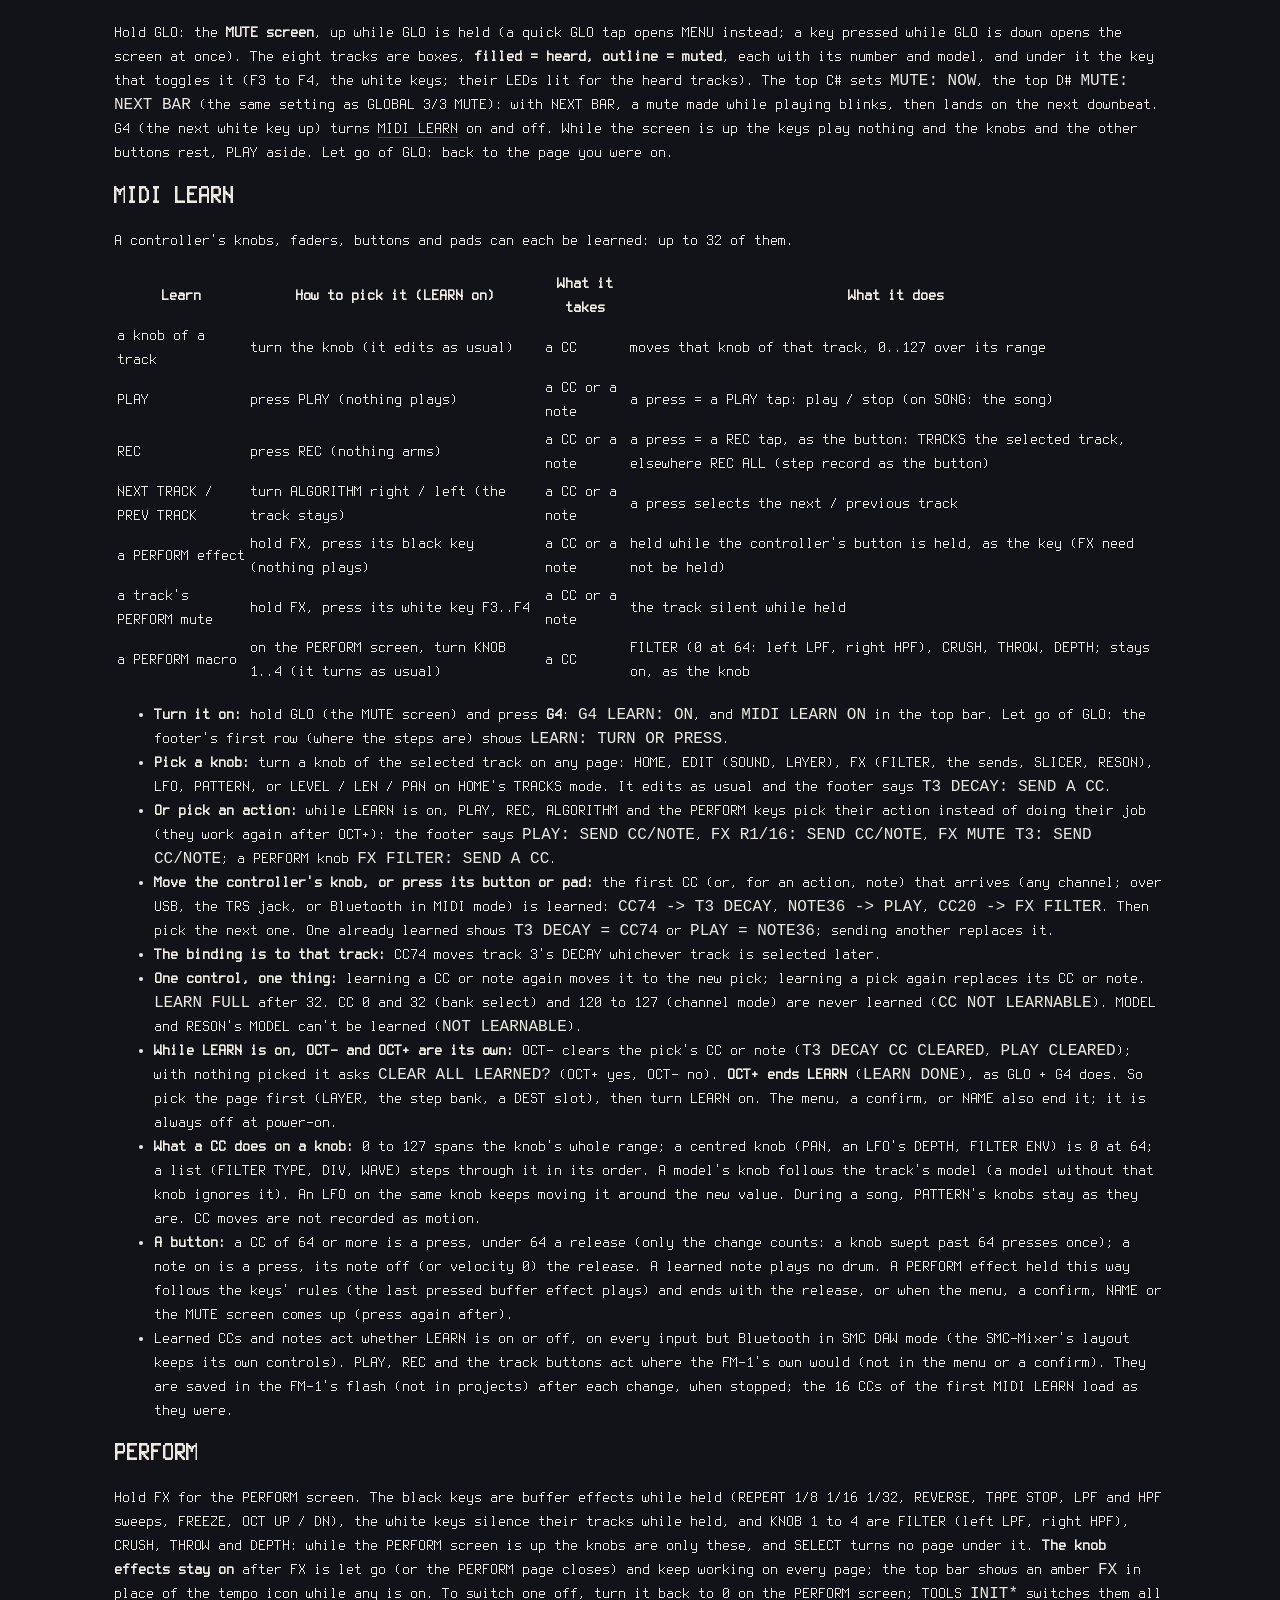
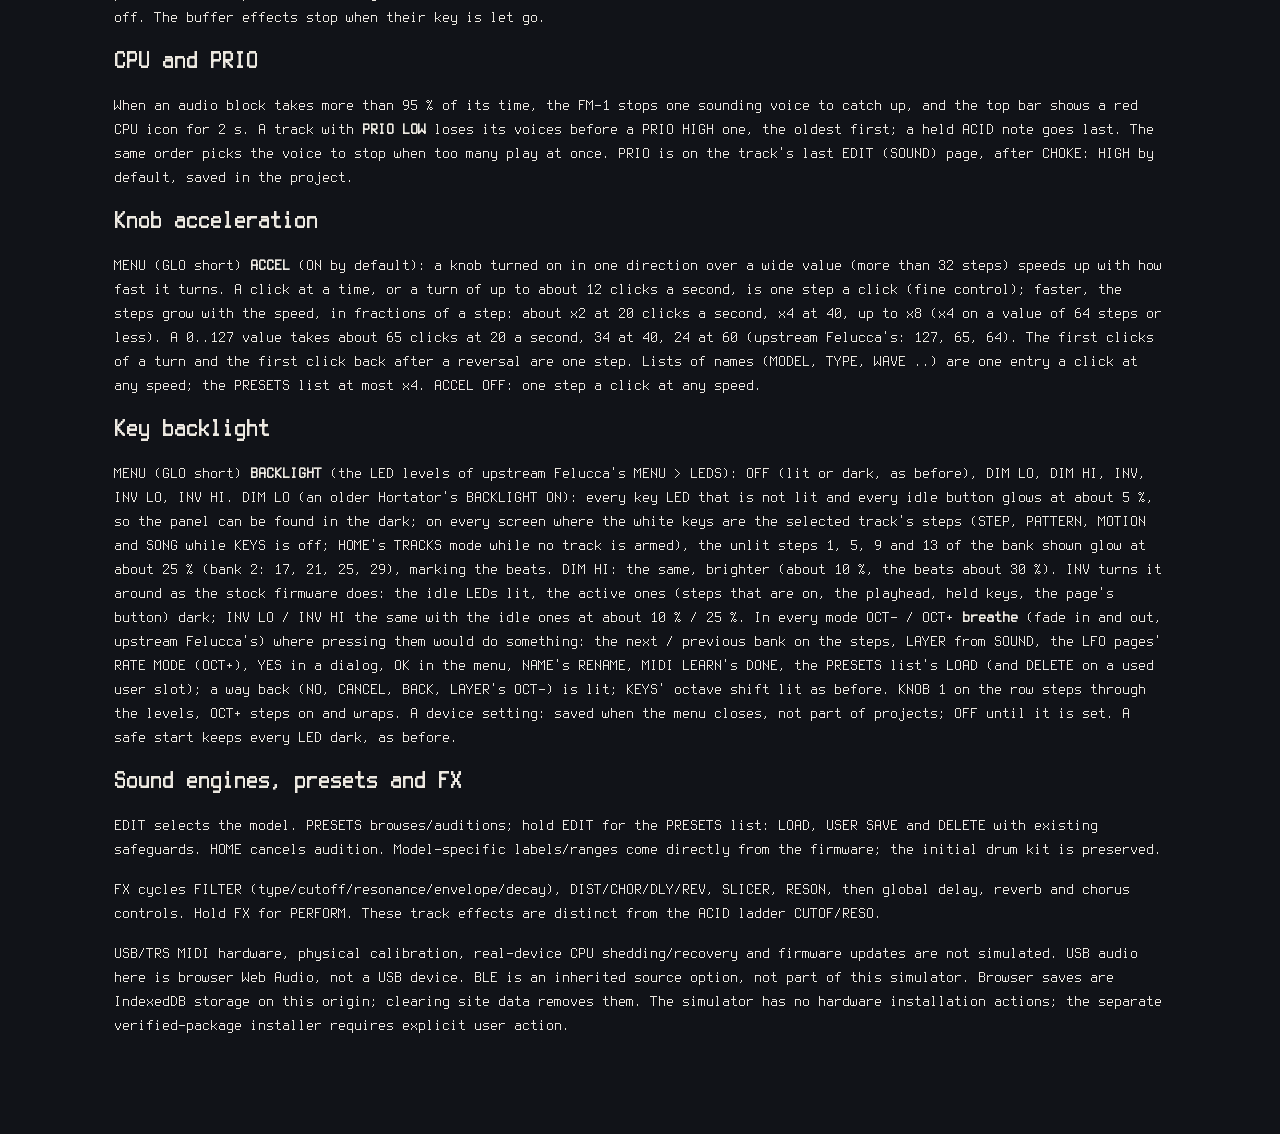
<file: manual.html>
<!doctype html><meta charset="utf-8"><title>Nauclerus manual</title><link rel="stylesheet" href="sim.css?v=1faa474f5181"><main class="manual-static"><section id="panel-navigation"><h2>Panel navigation</h2><p>ALGORITHM selects the physical track T1–T8. SELECT turns pages in the current family
and moves the MENU cursor; it is a rotary encoder, distinct from the SEL/SCL button.
On TRACKS, SELECT adjusts tempo instead. Repeated page-button taps cycle that family.
K1–K4 edit the four columns shown on the screen. Modal dialogs take priority over
normal page shortcuts.</p>
<table>
<thead>
<tr>
<th>Control</th>
<th>Current action</th>
</tr>
</thead>
<tbody>
<tr>
<td>HOME short</td>
<td>On HOME/TRACKS, toggles those views. From ordinary parameter pages, returns to the last-used HOME/TRACKS view. From MENU and normal temporary overlays, closes/cancels them and goes directly to the real HOME scope screen. Settings pages are the exception below.</td>
</tr>
<tr>
<td>HOME long</td>
<td>Opens the Settings family. Already in Settings: exits directly to real HOME. Releasing a long press does not generate a short press.</td>
</tr>
<tr>
<td>HOME short in Settings</td>
<td>Cycles GLOBAL 1 → SYSTEM → GLOBAL 2 → GLOBAL 1. The screen's family numbering includes SYSTEM as page 2/3.</td>
</tr>
<tr>
<td>GLO short</td>
<td>Opens/closes the system MENU.</td>
</tr>
<tr>
<td>GLO held</td>
<td>MUTE overlay. GLO plus a track key reaches its mute controls; existing combinations remain active.</td>
</tr>
<tr>
<td>EDIT</td>
<td>SOUND/EDIT pages for the selected model. Hold for the PRESETS list. PRESETS encoder browses/auditions presets.</td>
</tr>
<tr>
<td>SEQ</td>
<td>STEP → PATTERN → REMIX → MOTION → SONG.</td>
</tr>
<tr>
<td>ARP</td>
<td>Drum/percussion selection: two GRIDS pages. ACID selection: GENERATE and SCALE, the two TB-3PO pages.</td>
</tr>
<tr>
<td>LFO</td>
<td>Three paired-LFO pages, then DEST.</td>
</tr>
<tr>
<td>SAVE</td>
<td>PROJECT, then TOOLS.</td>
</tr>
<tr>
<td>SEL/SCL</td>
<td>Toggles KEYS outside modal contexts. In MENU, ENTER for ABOUT/HARDWARE CALIBRATION (and BLUETOOTH in a BLE build) only.</td>
</tr>
<tr>
<td>ENV</td>
<td>Toggles STEPS on release: white keys edit steps away from SEQ too. ENV and KEYS toggles normally turn each other off. Hold ENV plus OCT−/+ for step banks.</td>
</tr>
<tr>
<td>PLAY</td>
<td>Starts/stops. On SONG, starts the prepared chain; STOP ends it. REC does not start transport.</td>
</tr>
</tbody>
</table>
<p>GLO MENU uses SELECT to navigate, K1 to edit scalar settings, OCT+ for OK/ENTER and
OCT− for BACK. SEL/SCL also enters dedicated screens; it does not toggle KEYS,
change COLOR, or toggle scalar settings there. ABOUT scrolls with SELECT. HOME
short cancels an overlay's pending action rather than executing its highlighted item.</p>
<p>Settings pages contain:</p>
<table>
<thead>
<tr>
<th>Page</th>
<th>K1</th>
<th>K2</th>
<th>K3</th>
<th>K4</th>
</tr>
</thead>
<tbody>
<tr>
<td>GLOBAL 1</td>
<td>BPM</td>
<td>SWING</td>
<td>CLOCK</td>
<td>drum channel</td>
</tr>
<tr>
<td>SYSTEM</td>
<td>SYNC</td>
<td>ROUTE</td>
<td>INFO (CPU)</td>
<td>—</td>
</tr>
<tr>
<td>GLOBAL 2</td>
<td>MUTE timing</td>
<td>METRO</td>
<td>—</td>
<td>—</td>
</tr>
</tbody>
</table>
<p>The SYSTEM page begins with SYNC on K1, ROUT on K2 and CPU status on K3;
K4 is unused. The non-adjustable USB status was removed. USB-MIDI and stereo
USB audio remain enabled as before; existing stored parameter IDs are unchanged.</p>
<p>The separate MENU contains COLOR, SPEAKER EQ, USB LEVEL, PERFORM, ZOOM, ACCEL,
BACKLIGHT, HARDWARE CALIBRATION and ABOUT. BLUETOOTH is conditional on a separate
BLE build; its presence in source does not mean the default package enables it.</p>
</section><section id="project-and-tools-confirmations-110"><h2>PROJECT and TOOLS confirmations (1.1.0)</h2><p>On PROJECT <strong>LOAD/SAVE</strong> and TOOLS <strong>CLRSQ/INIT/CLR/INIT ALL</strong>, turn the
corresponding knob once to arm the operation. The <strong>AGAIN</strong> message remains
visible for approximately <strong>three seconds</strong>. Turn the <strong>same knob again</strong>
during that window to perform the action; otherwise the operation is
cancelled. A page-select encoder turn does not confirm these operations.
A project LOAD or SAVE requires the transport to be stopped.</p>
</section><section id="effects-and-tempo-delay-110-development"><h2>Effects and tempo delay (1.1.0 development)</h2><p>On the <strong>FX</strong> delay page, <strong>TIME</strong> selects a tempo-synchronised note
division. The planned 1.1.0 menu adds <strong>4D</strong> (dotted quarter, 1/4D),
<strong>8D</strong> (dotted eighth, 1/8D) and <strong>16D</strong> (dotted sixteenth, 1/16D), alongside
the existing normal and triplet values. It also exposes <strong>4T</strong> and
<strong>32T</strong> from the upstream delay-specific division mapping. A dot adds
half the normal note duration; a triplet is not a dotted note.</p>
<p>The original TIME selection IDs 0–9 retain their numeric values and timing.
The new choices are appended internally and displayed from longest to shortest:
<strong>4BAR, 2BAR, 1/1, 1/2, 4D, 1/4, 8D, 4T, 1/8, 16D, 8T,
1/16, 16T, 1/32, 32T</strong>. The shorter 4D/8D/16D labels fit the
four-character display; 16D is distinct from the regular 1/16.
This order reflects nominal rhythmic lengths; at slow tempos, several
long choices may yield the same capped delay interval.
For new and freshly initialized projects, <strong>TIME defaults to 8D</strong>
(dotted eighth, stored ID 12), not the normal 1/8 (stored ID 1).
Loading a saved project restores its own TIME setting unchanged.
Saved projects and presets therefore retain their existing TIME meaning;
no migration or change to project-storage layout is required.</p>
<p>The existing <strong>65,536-sample</strong> delay buffer is unchanged. Requested
delays longer than approximately <strong>1.49 seconds</strong> are limited to that
maximum: echoes repeat at the capped interval, rather than having their
audio abruptly truncated. For example, at <strong>40 BPM</strong>, 1/4D requests
2.25 seconds but plays at approximately 1.49 seconds; 1/8D and 1/16D
remain within the limit. External MIDI clock uses its measured beat
length when available.</p>
<p>In the 1.1.0 <strong>browser development simulator</strong>, the endless encoder
knobs have no absolute-position tick mark. The <strong>MASTER</strong> volume
potentiometer retains its indicator. This is cosmetic; encoder gestures
and firmware controls remain unchanged.</p>
</section><section id="acid-sound-engine"><h2>ACID sound engine</h2><p>Up to <strong>two</strong> physical tracks can use ACID. There are no fixed bass-track positions.
Select MODEL on EDIT to assign it; a third assignment is rejected. ACID is a mono
voice with note gates, accents, ties, slides and a resonant Q24 four-pole ladder.
Its CUTOF/RESO controls are separate from the track FILTER effect under FX.</p>
<h3>EDIT layout</h3>
<table>
<thead>
<tr>
<th>Page</th>
<th>K1</th>
<th>K2</th>
<th>K3</th>
<th>K4</th>
</tr>
</thead>
<tbody>
<tr>
<td>1</td>
<td>MODEL</td>
<td>WAVE</td>
<td>CUTOF</td>
<td>RESO</td>
</tr>
<tr>
<td>2</td>
<td>TUNE</td>
<td>DECAY</td>
<td>ENVMD</td>
<td>LEVEL (LVL)</td>
</tr>
<tr>
<td>3</td>
<td>GATE</td>
<td>ACCNT</td>
<td>PAN</td>
<td>MORPH</td>
</tr>
<tr>
<td>4</td>
<td>CHOKE</td>
<td>PRIO</td>
<td>NOTE</td>
<td>empty/inactive</td>
</tr>
</tbody>
</table>
<p>FASTSLOW is the first ACID factory preset in MODERN, before SQUELCH, UID 152:
TUNE −12, DECAY 50, CUTOF 80, RESO 30, ENVMD 60, ACCNT 64, WAVE PULSE, GATE 40.
A newly initialized ACID sound starts with MORPH 64 and the untouched generic track
level 104 (−4 dB). User-adjusted and restored project levels are not reset; browsing
ACID presets does not reset LEVEL. TUNE transposes the sound without rewriting notes.
The eight-knob preset format does not store MORPH independently: Pulse presets
establish their width default, while projects retain the additional track value.
Cancelling preset audition restores the previous manual MORPH value.</p>
<h3>WAVE and MORPH</h3>
<table>
<thead>
<tr>
<th>Visible WAVE</th>
<th>MORPH behavior</th>
</tr>
</thead>
<tbody>
<tr>
<td>SAW</td>
<td>Disabled/dimmed. Turning MORPH changes nothing and creates no edit mark, lock or Motion event. Its stored value is retained. A.MOR modulation is inaudible.</td>
</tr>
<tr>
<td>PULSE</td>
<td>Variable width: 0 = 5%, 64 = 50%, 127 = 95%, monotonic between them. Both discontinuities are band-limited; width changes are smoothed over approximately 5 ms.</td>
</tr>
<tr>
<td>TRIANGLE</td>
<td>Disabled/dimmed, as for SAW; the stored MORPH value is retained and A.MOR modulation is inaudible.</td>
</tr>
<tr>
<td>MORPH</td>
<td>Continuous Sharkfin at 0 → Trapezoid at 64 → Notch-Trapezoid at 127, adapted from X0X-RMX v1.1.0.</td>
</tr>
</tbody>
</table>
<p>Only one ACID track may own the MORPH waveform at a time. A conflicting selection
says <code>MORPH IN USE</code> and retains the requesting track's previous waveform. Loading
conflicting projects resolves ownership by physical track order. Both tracks may
use SAW/PULSE/TRIANGLE independently. Extreme narrow PWM naturally changes harmonic balance;
its bass fundamental is not identical to a 50% pulse.</p>
<p>WAVE selection follows numerical order: 0 SAW, 1 PULSE, 2 TRIANGLE, 3 MORPH.
Carried forward from 0.25.1, TRIANGLE replaces the legacy fixed-width PULSE at ID 2;
existing saved WAVE 2 values now select TRIANGLE without a storage-format change.
WAVE 1 presets still initialize MORPH to 64 (50% pulse width); TRIANGLE presets
do not reset MORPH. Projects retain saved PWM amounts. MORPH remains ID 3.</p>
<p>ACCNT controls accent strength; accented notes also affect filter-envelope behavior.
SLIDE belongs to the outgoing step and carries into the next audible note; TIE
extends a held sequencer note and does not start a note after a rest. TIE ignores
its own PROB/RATCH/ACC fields. GATE controls normal note duration. STOP/restart and
mapping changes use the existing gate/slide cleanup; there is a roughly 5.5 s lifetime
backstop on a continuously held ACID note/chain.</p>
<h3>Accepted sound limitation</h3>
<p>The owner reports RC11 hardware acceptance with <strong>10 of 11 checks PASS</strong> and accepts
the remaining subjective resonance/filter character concern for 0.25.0. The ACID
engine is not claimed to sound identical to X0X-RMX or an analogue TB-303.
RC10 introduced a 150 Hz high-pass in the resonance-feedback path to improve bass
retention, without increasing global ACID gain. The earlier RC9 report of very weak
high-MORPH output was not reproduced in controlled offline renders; those renders
are not proof of a hardware-specific root cause. No additional DSP change is part
of this release-documentation work.</p>
</section><section id="tb-3po-melody-generator"><h2>TB-3PO melody generator</h2><p>Select an ACID track and press ARP. Repeated ARP taps alternate:</p>
<table>
<thead>
<tr>
<th>Page</th>
<th>K1</th>
<th>K2</th>
<th>K3</th>
<th>K4</th>
</tr>
</thead>
<tbody>
<tr>
<td>GENERATE</td>
<td>DENS 0–100%</td>
<td>ACCENT 0–100%</td>
<td>SLIDE 0–100%</td>
<td>OCTS 1–3</td>
</tr>
<tr>
<td>SCALE</td>
<td>ROOT C–B</td>
<td>SCALE</td>
<td>OCTAVE 0–4</td>
<td>MUTATE OFF/1–16</td>
</tr>
</tbody>
</table>
<p>Defaults: DENS 70, ACCENT 40, SLIDE 25, OCTS 2, ROOT A, SCALE MPEN, OCTAVE 1, MUTATE OFF.
Each physical track retains its settings and seed, including when switched to a
drum model and back. Two ACID tracks can generate independently anywhere in T1–T8.
Generator OCTAVE is the stored note register, independent of sound TUNE; the root
base note is <code>12 × (OCTAVE + 1) + ROOT</code> before sound transposition.</p>
<p>The 22 scales, in order, are MPEN, PMAJ, EGYP, HIRA, MIN, MAJ, DOR, PHRY, LYD, MIXO,
LOCR, HARM, MELM, HMAJ, ALTR, GYPS, ROMN, BHAI, MARV, PURV, TODI, ARAB.</p>
<ul>
<li><strong>OCT+ NEW LINE:</strong> replaces the target's step line using current settings and a
new seed; says <code>NEW LINE</code>.</li>
<li><strong>OCT− MUTATE:</strong> restrained changes to the existing phrase, retaining rhythmic
and melodic anchors; says <code>MUTATED</code> or <code>NO CHANGE</code>.</li>
<li>Parameter changes prepare the next operation, not immediate note edits. The
<code>*</code> stale indicator marks changed generation settings until NEW/MUTATE.</li>
<li>NEW/MUTATE work while stopped or playing. Playing edits are prepared separately
and copied at the next chronological step boundary (<code>QUEUED - NEXT STEP</code>), not
exposed half-written to playback. They retain LEN/DIV and set SRC to STEP.</li>
<li>Ordinary OCT presses reach the generator with KEYS or ENV/STEPS enabled.
Deliberate held-STEP edits and ENV-held bank navigation still have priority;
menu, confirmation and MIDI LEARN contexts retain theirs.</li>
</ul>
<p>The core comes from the pinned X0X-RMX v1.1.0 implementation: motifs, related phrases,
root/fifth preference, rests, accents, nearby-note slides and restrained mutation.
DENS 0 keeps one root note;100 fills every step. ACCENT 0/100 gives none/all generated
notes; SLIDE 0 disables slides, 100 slides eligible adjacent sounding notes. One-step
patterns do not slide into themselves. New plain events clear stale articulation,
probability and ratchet fields. Mutation changes only affected events and does not
requantize every hand-edited note. NEW also clears unused positions beyond LEN;
MUTATE operates within the active length. Save first if you need the previous line.
Motion/lock bank contents and Remix settings are not erased by these operations.</p>
<p><strong>Automatic MUTATE counts completed track-pattern loops</strong>, despite the source
parameter's “bars” terminology. Thus 1 means every pattern wrap; for a 16-step 1/16
pattern this is one 4/4 bar, but other lengths/divisions differ. OFF leaves the
line unchanged. Runtime counters/random streams reset at transport start. During
Song playback, mutation uses slot-owned RAM step copies; it does not rewrite saved
project records. Generator controls are blocked while a Song is armed/running.</p>
</section><section id="orb-remix"><h2>ORB Remix</h2><p>SEQ order is STEP → PATTERN → <strong>REMIX</strong> → MOTION → SONG. The 256 owner-created mappings
are banks A–P, patterns 1–16; A1 is identity, and repeated source selections are
intentional. The 16-position preview shows the draft's source positions.</p>
<p><strong>All drum/percussion tracks share GLOBAL DRUM.</strong> Each physical ACID track instead
uses its independent BASS setting. Selecting any drum track edits the same global
configuration; selecting an ACID track edits only that track. Changing a model
switches the effective source automatically without erasing its retained Bass
setting. Grids-sourced tracks bypass Remix until SRC becomes STEP.</p>
<table>
<thead>
<tr>
<th>Control on REMIX</th>
<th>Action</th>
</tr>
</thead>
<tbody>
<tr>
<td>K1 BANK / K2 PATTERN</td>
<td>Edit the draft only.</td>
</tr>
<tr>
<td>K3 REMIX</td>
<td>Enable/disable the confirmed selection directly; does not confirm the draft.</td>
</tr>
<tr>
<td>K4 SET clockwise or OCT+</td>
<td>Same confirmation action for draft Bank/Pattern.</td>
</tr>
</tbody>
</table>
<p>Stopped confirmation is immediate. Playing confirmation and ON/OFF changes take
effect at the next chronological step boundary of each affected track; different
drum divisions can reach that boundary at different times. <code>DRAFT</code>, <code>SELECTED</code>,
<code>QUEUED</code>, <code>READY</code>, <code>OFF - PREVIEW ONLY</code>, <code>A1 IDENTITY</code> and <code>GRIDS BYPASS</code> distinguish
states. OCT+ breathes for an unconfirmed draft. Leaving the page never confirms it.
STOP commits an explicitly queued setting. Project SAVE stores committed settings,
not unapplied drafts. Song mode displays its slot-owned selection and blocks editing
with the existing STOP TO EDIT policy.</p>
<p>Remix changes source events, not time: the source for chronological position <code>c</code>
is <code>(c &amp; ~15) + mapping[c &amp; 15]</code>. Each 16-step block in a 64-step pattern maps separately.
A short LEN can therefore read stored positions beyond LEN inside the same block.
Notes, drum accents/ratchets, ACID lookahead, Motion and eligible locks follow the
same source. Swing, division, loop conditions, Song duration and recording grids
remain chronological. Recording, manual editing, Step Record, Motion capture and
lock editing always write original chronological positions—there is no inverse
mapping or destructive “bake.” Turn Remix OFF to hear the stored line in order.</p>
</section><section id="steps-probability-and-ratchets"><h2>Steps, probability and ratchets</h2><p>PATTERN has LEN 1–64, DIV, SWG and SRC (<code>STEP</code>, <code>G-KCK</code>, <code>G-SNR</code>, <code>G-HAT</code>). The 16 white
keys show a bank of steps. On STEP, K1 changes bank; OCT+/− navigate banks when not
owned by another mode. A short step tap toggles on release. Holding about 0.3s turns
an off step on for editing and leaves an already-on step on.</p>
<p>On SEQ STEP, hold a step: K1 PROB, K2 RATCH, K3 ACCENT (clockwise on, anticlockwise
off). OCT+ held plus a step toggles its accent. PROB offers 0–100% in 5% increments,
1-SHOT (first loop after PLAY only), and A/B conditions from 1/2 through 8/8. A/B means
play on loop A of every B loops of that track, not a global bar count.100% always
plays; a percentage uses that track's probability stream.</p>
<p>RATCH 1–4 gives that many equally spaced triggers within the chronological step,
including its swung duration. Probability is evaluated for the step event, not
independently for each ratchet. ACID uses the corresponding note/gate logic for
these retriggers; a TIE does not ratchet. Remix supplies the source event's PROB
and RATCH but does not reorder the chronological condition cycle or hit timing.</p>
</section><section id="recording-and-editing"><h2>Recording and editing</h2><p>REC on TRACKS arms/disarms the selected track. Elsewhere a tap toggles REC ALL,
restoring the previous arm mask when turned off. PLAY starts transport separately.
Armed live hits write to the nearest swing-aware chronological position. KEYS notes
record to the selected track; ACID held continuations write TIEs, overlapping legato
writes SLIDE, with chronological wrap protection. Other tracks are not rewritten.</p>
<p>Step Record: KEYS on, STEP page, transport stopped, SRC STEP; tap REC. K1 STEP,
K2 NOTE, K3 TIME (<code>NOTE/TIE/REST</code>), K4 FLAG (<code>-/ACC/SLD/A+S</code>); EDIT writes a rest.
A key enters a note and advances on release. REC, PLAY, leaving the page or changing
track ends Step Record. Remix does not redirect the recording cursor.</p>
</section><section id="motion-and-parameter-locks"><h2>Motion and parameter locks</h2><p>Arm the track and play; turning a recordable knob captures its value at the nearest
chronological step. The same parameter/step replaces its existing event. On
SEQ &gt; MOTION, K1 PLAY controls recorded Motion, K2/K3 show MOTION/LOCKS counts,
K4 clockwise asks to CLEAR the track's Motion (OCT+ YES, OCT− NO).</p>
<p>Motion is held-value automation: a value holds until the next event, with base
restoration at chronological step 0, STOP, or PLAY OFF. A repeated mapped source 0
at another chronological position does not reset the base. There is no interpolation
engine. Turning a knob when not recording establishes its new base.</p>
<p>For a parameter lock, enable ENV/STEPS, hold a step off the SEQ pages, and turn a
recordable knob. The step gets its own value without changing the manual base.
OCT− tap while holding clears locks on that page's knobs; hold OCT− about 0.6s to
clear all locks on that step. Locks on OFF steps remain stored but dormant. Locks
play independently of MOTION PLAY; Motion CLEAR does not erase them. SEQ STEP retains
its PROB/RATCH/ACC controls instead of lock entry.</p>
<p>Playback order is Motion → Lock → LFO. Previous locks release on the next chronological
event; STOP restores values. With Remix, events and lock ON eligibility follow the
audible source. Motion and locks share a 1024-event bank per project across all tracks.
<code>MOTION FULL</code>/<code>LOCKS FULL</code> indicate capacity; clear unneeded events before recording more.</p>
<p>Recordable parameters include sound E0–E7, LEVEL/PAN, supported FX/filter/resonator
and layer controls, LFO RATE/MORPH/DEPTH and routing-slot DEPTH. Timing, MODEL and
routing selectors are not recordable. <strong>ACID's additional MORPH parameter is not
currently in the Motion/lock recordable set</strong>; use manual control or A.MOR LFO routing.
Do not confuse that with an LFO's own recordable MORPH parameter.</p>
</section><section id="two-lfos-and-four-routing-slots"><h2>Two LFOs and four routing slots</h2><p>Each track has two independent LFOs, paired on three pages:</p>
<table>
<thead>
<tr>
<th>Page</th>
<th>K1</th>
<th>K2</th>
<th>K3</th>
<th>K4</th>
</tr>
</thead>
<tbody>
<tr>
<td>LFO1</td>
<td>LFO1 WAVE</td>
<td>LFO1 RATE</td>
<td>LFO2 WAVE</td>
<td>LFO2 RATE</td>
</tr>
<tr>
<td>LFO2</td>
<td>LFO1 MORPH</td>
<td>LFO1 PHASE</td>
<td>LFO2 MORPH</td>
<td>LFO2 PHASE</td>
</tr>
<tr>
<td>LFO3</td>
<td>LFO1 TRIG</td>
<td>LFO1 MODE</td>
<td>LFO2 TRIG</td>
<td>LFO2 MODE</td>
</tr>
<tr>
<td>DEST</td>
<td>SLOT 1–4</td>
<td>SRC source/mode</td>
<td>DEST</td>
<td>signed DEPTH</td>
</tr>
</tbody>
</table>
<h3>Per-slot BIP / UNI+ / UNI−</h3>
<p>K2 SRC now selects source and mode together on the existing DEST page:</p>
<table>
<thead>
<tr>
<th>Stored source</th>
<th>Display</th>
<th>Source</th>
<th>Offset range</th>
</tr>
</thead>
<tbody>
<tr>
<td>0</td>
<td>L1BI</td>
<td>LFO1</td>
<td>existing bipolar</td>
</tr>
<tr>
<td>1</td>
<td>L2BI</td>
<td>LFO2</td>
<td>existing bipolar</td>
</tr>
<tr>
<td>2</td>
<td>L1U+</td>
<td>LFO1</td>
<td>base to positive-depth offset</td>
</tr>
<tr>
<td>3</td>
<td>L2U+</td>
<td>LFO2</td>
<td>base to positive-depth offset</td>
</tr>
<tr>
<td>4</td>
<td>L1U-</td>
<td>LFO1</td>
<td>negative-depth offset to base</td>
</tr>
<tr>
<td>5</td>
<td>L2U-</td>
<td>LFO2</td>
<td>negative-depth offset to base</td>
</tr>
</tbody>
</table>
<p>BIP keeps the exact RC11 signed DEPTH arithmetic and rounding. UNI+ offsets never
fall below zero; UNI− offsets never rise above zero. From RC13, UNI DEPTH is unsigned
0–100%; mode alone sets direction. Switching from BIP uses the absolute magnitude.
RC12 negative UNI depths load/play as their magnitude, without phase reversal.
BIP retains its signed −100% to +100% range and exact existing arithmetic.
DEPTH 0 produces no modulation. Destination limits still clamp the accumulated value.
Other slots targeting the same parameter can contribute offsets in a different
direction; a single UNI+ slot does not override a simultaneous negative slot.</p>
<p>Each of the four slots has its own mode. Summing/restoration, manual bases, Motion
and Lock precedence are unchanged. MIDI Learn retains parameter IDs and now maps
SRC's CC range across six choices; controller values formerly selecting only LFO1/2
may need adjustment. SRC/mode remains non-recordable by Motion or locks; DEPTH remains
recordable. The page's OCT+ rate-mode shortcut decodes the selected LFO, not the mode.</p>
<p>All old stored 0/1 sources and default/new initialized slots remain BIP. Presets do
not contain or reset routing modes. No record size, parameter ID or flash-layout
change is made. New UNI projects require RC12 to interpret their mode: older
firmware does not understand source 2–5; retain backups before downgrading.
Project SAVE/LOAD retains all four encoded fields. Song keeps its existing ownership:
routing settings remain live-track controls, while row Motion/locks can affect
recordable DEPTH. RC12 does not introduce Song-owned routing selectors.</p>
<p>Waves: SQUAR, SAW, RSAW, SINE, TRI, S&amp;H, WANDR, EXP+, EXP−, RWALK. MODE is SYNC,
HZ or TIME; TRIG is FREE, HIT or PLAY. On LFO pages OCT+ cycles the last-touched
LFO's rate mode when KEYS does not own OCT. Routing slots retain independent source
and depth; several slots may target the same parameter.</p>
<p>Select <code>A.MOR</code> to modulate ACID PWM/MORPH. Either or both LFOs can target it on either
ACID track, around its manual base; sums clamp 0–127 and the base returns after each
processing block, without cumulative drift. On SAW it is inaudible; on non-ACID it
is inert and labelled <code>--</code>. Existing destination IDs remain unchanged; A.MOR is
appended at 19. The LFO's own MORPH shapes the LFO—it is not ACID MORPH.</p>
</section><section id="grids-and-write"><h2>Grids and WRITE</h2><p>On a selected drum track ARP opens GRIDS. MAP page 1 has MODE/X/Y/CHAOS; page 2 has
KICK/SNARE/HAT fill and K4 <code>ASSIGN / 3 TRACKS</code>. In EUCL mode, page 1 replaces X/Y/CHAOS
with each channel's length; page 2 retains fills and ASSIGN.</p>
<p>One clockwise K4 movement on page 2 assigns T1/T2/T3 SRC to G-KCK/G-SNR/G-HAT.
Anticlockwise does nothing. It does not change models, steps or sounds, so choose
appropriate drum models yourself. T4–T8 are untouched. Song editing restrictions apply.</p>
<p>Set each track's LEN on TRACKS, not GRIDS. In EUCL mode the GRIDS length controls
set the generator channels' lengths; they do not set track LEN. Live Grids sources
bypass ORB Remix until converted to ordinary STEP patterns.</p>
<p>Stop playback, then press <strong>OCT+ WRITE</strong> on either GRIDS page. This overwrites all non-ACID tracks currently
sourced from a Grids channel using a deterministic 64-position 1/32 snapshot of that
channel. Each target retains its existing LEN (1–64): trigger/accent fields are
written only to steps 0 through LEN−1 with ordinary drum defaults, and all unused
steps beyond LEN are cleared. DIV 1/32 and SRC STEP are set. Sounds, other track parameters, STEP-source tracks,
ACID tracks, Remix settings and live generator runtime are retained. This is an
explicit overwrite: save the project first. <code>NO GRIDS TRACKS</code> means no eligible
targets; while playing/chain busy, <code>STOP TO WRITE</code> leaves everything unchanged.
The normal WRITE-available OCT+ cue breathes when stopped with eligible tracks;
modal and other button-mode LED priorities still apply.</p>
<p>Written steps can now use GLOBAL DRUM Remix. The snapshot is not a perfect timing
clone of live Grids under all swing settings: live Grids halves swung 1/16 periods,
whereas STEP playback swings its own selected division. Track swing also affects
STEP playback. WRITE preserves those settings rather than silently changing groove.</p>
</section><section id="projects-and-song"><h2>Projects and Song</h2><p>SAVE &gt; PROJECT: K1 SLOT A–D, K2 NAME, K3 LOAD, K4 SAVE. OCT−/OCT+ are alternative
LOAD/SAVE inputs through the same handlers. GO actions use a first activation to
arm (<code>AGAIN: LOAD/SAVE</code>) and a second within approximately 1.5s to act. Shortcuts do
not bypass this safeguard. Stop transport for SAVE/LOAD (<code>STOP TO SAVE/LOAD</code>).
SAVE also requires both activations for an empty slot; the first only arms it.
Turn K2 clockwise to open NAME for an occupied slot. An empty slot shows
<code>EMPTY SLOT</code>: complete SAVE first, then turn K2 clockwise to name it.
NAME supports 12 characters; OCT+ writes the name, OCT− or HOME cancels.</p>
<p>A project stores sounds, levels, steps/timing, Grids settings, LFOs/routing, Motion
and locks, Song rows, global Drum/individual Bass Remix, per-track TB-3PO settings
and seeds, and ACID MORPH/PWM values. FDRF records remain 3840 bytes; Remix/TB-3PO
use validated reserved extensions, while ACID's extra parameter uses spare bytes.
Absent/invalid metadata gives Remix OFF and generator defaults without regenerating
old patterns. Legacy wave migration is described above. Settings such as COLOR
are device-wide and not changed by loading another project.</p>
<p>The last saved project restores at power-on. Failed restore shows <code>LOAD FAILED</code>
and asks whether to start new; the existing YES/NO choices remain. SEQ held at
power-on is the safe-start path that skips project loading. Older supported
formats convert forward; pre-FDRF firmware cannot be relied on to read new saves.
The separate lock bank is committed before its linked project record. A missing
or invalid bank yields <code>LOCKS LOST</code>, not reinterpretation as another bank.
USR1/USR2 hold 80 KiB each; USR3 holds 48 KiB because the final 32 KiB is used by lock
banks. The existing one-time shortening of a longer legacy USR3 can discard its tail.</p>
<p>SONG supports 16 rows, each referencing A–D with 1–16 repeats and optional LOOP.
K1 ROW, K2 SLOT, K3 REPS, K4 LOOP. Select the <code>+</code> row and turn SLOT/REPS to append.
Hold REC on a row for DELETE ROW, or on the append row for CLEAR SONG; confirm with
OCT+, cancel with OCT−. PLAY on SONG prepares/starts the chain; STOP restores the
live project's timing, wave/MORPH and record-arm state.</p>
<p>Each row uses its slot's steps, LEN/DIV/SWG/SRC, Motion/lock bank, Remix selections
and TB-3PO settings/seed. ACID wave/MORPH are also restored from prepared slot data.
<strong>Song is not a complete sound-kit/preset switch</strong>: the existing live models and
other sound settings remain the basis of playback. A row lasts as long as its
longest track pattern times REPS. Mapping does not change that duration. Slot-owned
Remix never overwrites live settings; editing/recording restrictions while armed
or running use STOP TO EDIT. Automatic Song mutations affect RAM copies only.</p>
</section><section id="color-themes"><h2>Color themes</h2><p>GLO short → MENU → COLOR. K1 steps in either direction; OCT+ advances, wrapping.
The fourteen themes (same saved IDs and menu order as 1.0.0) are ORANGE, ORANGE INV, BLUE,
BLUE INV, WHITE, WHITE INV, YELLOW, YELLOW INV, VIOLET, VIOLET INV, RED, RED INV,
PINK, PINK INV. Historical 0.25.0 firmware and its simulator retain their original
twelve themes and previous VIOLET color (#7524CF).</p>
<table>
<thead>
<tr>
<th>Stored index</th>
<th>Name</th>
<th>Background</th>
<th>Ink</th>
</tr>
</thead>
<tbody>
<tr>
<td>0</td>
<td>ORANGE (default)</td>
<td>#FF4D00</td>
<td>#120804</td>
</tr>
<tr>
<td>1</td>
<td>ORANGE INV</td>
<td>#100604</td>
<td>#FF4D00</td>
</tr>
<tr>
<td>2</td>
<td>BLUE</td>
<td>#2445C8</td>
<td>#EAF1FF</td>
</tr>
<tr>
<td>4</td>
<td>BLUE INV</td>
<td>#F4F8FF</td>
<td>#2445C8</td>
</tr>
<tr>
<td>3</td>
<td>WHITE</td>
<td>#FFFFFF</td>
<td>#000000</td>
</tr>
<tr>
<td>5</td>
<td>WHITE INV</td>
<td>#000000</td>
<td>#FFFFFF</td>
</tr>
<tr>
<td>6</td>
<td>YELLOW</td>
<td>#FFD000</td>
<td>#171717</td>
</tr>
<tr>
<td>7</td>
<td>YELLOW INV</td>
<td>#171717</td>
<td>#FFD000</td>
</tr>
<tr>
<td>8</td>
<td>VIOLET</td>
<td>#905BA8</td>
<td>#FFFFFF</td>
</tr>
<tr>
<td>9</td>
<td>VIOLET INV</td>
<td>#FFFFFF</td>
<td>#905BA8</td>
</tr>
<tr>
<td>10</td>
<td>RED</td>
<td>#D80000</td>
<td>#FFFFFF</td>
</tr>
<tr>
<td>11</td>
<td>RED INV</td>
<td>#FFFFFF</td>
<td>#D80000</td>
</tr>
<tr>
<td>12</td>
<td>PINK</td>
<td>#D397CA</td>
<td>#000000</td>
</tr>
<tr>
<td>13</td>
<td>PINK INV</td>
<td>#000000</td>
<td>#D397CA</td>
</tr>
</tbody>
</table>
<p>Values are quantized to RGB565 by the existing renderer. In 1.1.0 the two
ORANGE themes use high-saturation, red-leaning neon orange (#FF4D00), with
nearly-black ink in ORANGE and neon orange ink on near-black in ORANGE INV.
This replaces the earlier #FF6500 autumn-orange look; LCD color appearance
still depends on the physical RGB565 panel. The website chrome is
unchanged; the browser emulator renders the firmware LCD palette. ORANGE's two
polarities use the distinct specified pairs, not an exact swap. Stored indices/default are
unchanged: earlier index 0/1 selections now show Orange. Historical GREEN slots 3/5
are WHITE/WHITE INV; obsolete GREEN entries are not restored. Device preferences
save when MENU closes. SEL ENTER does not change a theme. PINK IDs 12/13 append
to the existing menu; IDs 0–11, the legacy mapping and THEME_TAG encoding remain
unchanged, with no settings format change.</p>
</section><section id="nauclerus-110-development-additions"><h2>Nauclerus 1.1.0 development additions</h2><p>The following features are in development and require a new build and acceptance
tests before being considered ready for regular hardware use.</p>
<ul>
<li><strong>Ping-pong delay:</strong> On the FX family's second DLY page set MODE to NORM or
PING. TIME's existing rhythmic division and 1.49 s maximum remain.
PING alternates delay echoes left and right; NORM preserves the original
effect. The choice is saved with the project, using its previously reserved
byte so earlier projects select NORM.</li>
<li><strong>LFO effect destinations:</strong> LFO DEST choices 20..23 are DST, CHO, DLY and
REV, controlling the respective track's distortion amount and effect sends.
Destination 19 remains Nauclerus ACID MORPH; no old project is renumbered.</li>
<li><strong>Solo:</strong> Hold GLO to show MUTE. The eight black keys F#3..A#4 solo the
corresponding eight tracks. F#5 changes SOLO between TOGGLE and MOMENTARY.
The original white-key MUTE operations stay available; SOLO state is
temporary, not stored in projects.</li>
<li><strong>MIDI clock:</strong> On SYSTEM set SYNC to OFF or USB. With CLK INT and SYNC USB,
PLAY/STOP sends MIDI transport and 24 clocks per quarter note over USB.
With CLK TRS, the received realtime transport/clock goes to USB; CLK USB
never sends that input back to the same USB port.</li>
<li><strong>MIDI routing:</strong> On SYSTEM set ROUT NOTE (original drum-channel NOTE
mappings), SEL (the selected pitched track on the drum channel) or TRACK
(MIDI channels 1..8 play tracks 1..8, pitched relative to C4).</li>
<li><strong>MIDI Thru:</strong> GLOBAL page 3/3 has THRU OFF/ON. ON forwards received
TRS MIDI channel messages to USB; USB messages are never fed back into
USB. THRU is saved as a device-wide setting and defaults OFF for old
settings records. The FM-1 TRS connector has no MIDI output.</li>
</ul>
</section><section id="attribution-and-release-status"><h2>Attribution and release status</h2><p>Nauclerus development/modifications/remix work: <strong>Mr. Roboto</strong>. Hortator drum-machine
fork: <strong>DEADACTIVE</strong>. Original Felucca firmware: <strong>Leo Kuroshita (@kurogedelic),
Hügelton Instruments</strong>. Original authors, contributors and license notices remain
in MENU &gt; ABOUT and <a href="docs/LICENSING.md">LICENSING.md</a>; see the README Credits for the
complete third-party list.</p>
<p>See the <a href="docs/RELEASE_NOTES_1.0.0.md">1.0.0 candidate notes</a> for current release status
and limitations. The <a href="docs/RELEASE_NOTES_0.25.0.md">0.25.0 announcement</a> and
<a href="docs/RELEASE_READINESS_0.25.0.md">readiness record</a> are historical evidence, not 1.0.0 validation.</p>
<p>The ORB record is resolved by Mr. Roboto's explicit independent-creation/redistribution declaration;
Future Retro Orb is conceptual inspiration only. Exact table values and their source-to-binary chain
are retained; see <a href="docs/README.md#attribution-record">current provenance</a>.</p>
<p>Identity migration and compatibility: <a href="docs/IDENTITY_MIGRATION_0.25.0.md">NAU-0250-015</a>.</p>
</section><section id="mutes"><h2>Mutes</h2><p>Hold GLO: the <strong>MUTE screen</strong>, up while GLO is held (a quick GLO tap opens MENU instead; a key pressed while GLO
is down opens the screen at once). The eight tracks are boxes, <strong>filled = heard, outline = muted</strong>, each with its
number and model, and under it the key that toggles it (F3 to F4, the white keys; their LEDs lit for the heard
tracks). The top C# sets <code>MUTE: NOW</code>, the top D# <code>MUTE: NEXT BAR</code> (the same setting as GLOBAL 3/3 MUTE): with NEXT
BAR, a mute made while playing blinks, then lands on the next downbeat. G4 (the next white key up) turns
<a href="#midi-learn">MIDI LEARN</a> on and off. While the screen is up the keys play nothing and the knobs and the other
buttons rest, PLAY aside. Let go of GLO: back to the page you were on.</p>
</section><section id="midi-learn"><h2>MIDI LEARN</h2><p>A controller's knobs, faders, buttons and pads can each be learned: up to 32 of them.</p>
<table>
<thead>
<tr>
<th>Learn</th>
<th>How to pick it (LEARN on)</th>
<th>What it takes</th>
<th>What it does</th>
</tr>
</thead>
<tbody>
<tr>
<td>a knob of a track</td>
<td>turn the knob (it edits as usual)</td>
<td>a CC</td>
<td>moves that knob of that track, 0..127 over its range</td>
</tr>
<tr>
<td>PLAY</td>
<td>press PLAY (nothing plays)</td>
<td>a CC or a note</td>
<td>a press = a PLAY tap: play / stop (on SONG: the song)</td>
</tr>
<tr>
<td>REC</td>
<td>press REC (nothing arms)</td>
<td>a CC or a note</td>
<td>a press = a REC tap, as the button: TRACKS the selected track, elsewhere REC ALL (step record as the button)</td>
</tr>
<tr>
<td>NEXT TRACK / PREV TRACK</td>
<td>turn ALGORITHM right / left (the track stays)</td>
<td>a CC or a note</td>
<td>a press selects the next / previous track</td>
</tr>
<tr>
<td>a PERFORM effect</td>
<td>hold FX, press its black key (nothing plays)</td>
<td>a CC or a note</td>
<td>held while the controller's button is held, as the key (FX need not be held)</td>
</tr>
<tr>
<td>a track's PERFORM mute</td>
<td>hold FX, press its white key F3..F4</td>
<td>a CC or a note</td>
<td>the track silent while held</td>
</tr>
<tr>
<td>a PERFORM macro</td>
<td>on the PERFORM screen, turn KNOB 1..4 (it turns as usual)</td>
<td>a CC</td>
<td>FILTER (0 at 64: left LPF, right HPF), CRUSH, THROW, DEPTH; stays on, as the knob</td>
</tr>
</tbody>
</table>
<ul>
<li><strong>Turn it on:</strong> hold GLO (the MUTE screen) and press <strong>G4</strong>: <code>G4 LEARN: ON</code>, and <code>MIDI LEARN ON</code> in the top bar.
Let go of GLO: the footer's first row (where the steps are) shows <code>LEARN: TURN OR PRESS</code>.</li>
<li><strong>Pick a knob:</strong> turn a knob of the selected track on any page: HOME, EDIT (SOUND, LAYER), FX (FILTER, the sends,
SLICER, RESON), LFO, PATTERN, or LEVEL / LEN / PAN on HOME's TRACKS mode. It edits as usual and the footer says
<code>T3 DECAY: SEND A CC</code>.</li>
<li><strong>Or pick an action:</strong> while LEARN is on, PLAY, REC, ALGORITHM and the PERFORM keys pick their action instead of
doing their job (they work again after OCT+): the footer says <code>PLAY: SEND CC/NOTE</code>, <code>FX R1/16: SEND CC/NOTE</code>,
<code>FX MUTE T3: SEND CC/NOTE</code>; a PERFORM knob <code>FX FILTER: SEND A CC</code>.</li>
<li><strong>Move the controller's knob, or press its button or pad:</strong> the first CC (or, for an action, note) that arrives
(any channel; over USB, the TRS jack, or Bluetooth in MIDI mode) is learned: <code>CC74 -&gt; T3 DECAY</code>,
<code>NOTE36 -&gt; PLAY</code>, <code>CC20 -&gt; FX FILTER</code>. Then pick the next one. One already learned shows <code>T3 DECAY = CC74</code> or
<code>PLAY = NOTE36</code>; sending another replaces it.</li>
<li><strong>The binding is to that track:</strong> CC74 moves track 3's DECAY whichever track is selected later.</li>
<li><strong>One control, one thing:</strong> learning a CC or note again moves it to the new pick; learning a pick again replaces
its CC or note. <code>LEARN FULL</code> after 32. CC 0 and 32 (bank select) and 120 to 127 (channel mode) are never learned
(<code>CC NOT LEARNABLE</code>). MODEL and RESON's MODEL can't be learned (<code>NOT LEARNABLE</code>).</li>
<li><strong>While LEARN is on, OCT- and OCT+ are its own:</strong> OCT- clears the pick's CC or note (<code>T3 DECAY CC CLEARED</code>,
<code>PLAY CLEARED</code>); with nothing picked it asks <code>CLEAR ALL LEARNED?</code> (OCT+ yes, OCT- no). <strong>OCT+ ends LEARN</strong>
(<code>LEARN DONE</code>), as GLO + G4 does. So pick the page first (LAYER, the step bank, a DEST slot), then turn LEARN on. The
menu, a confirm, or NAME also end it; it is always off at power-on.</li>
<li><strong>What a CC does on a knob:</strong> 0 to 127 spans the knob's whole range; a centred knob (PAN, an LFO's DEPTH, FILTER
ENV) is 0 at 64; a list (FILTER TYPE, DIV, WAVE) steps through it in its order. A model's knob follows the track's
model (a model without that knob ignores it). An LFO on the same knob keeps moving it around the new value. During
a song, PATTERN's knobs stay as they are. CC moves are not recorded as motion.</li>
<li><strong>A button:</strong> a CC of 64 or more is a press, under 64 a release (only the change counts: a knob swept past 64
presses once); a note on is a press, its note off (or velocity 0) the release. A learned note plays no drum. A
PERFORM effect held this way follows the keys' rules (the last pressed buffer effect plays) and ends with the
release, or when the menu, a confirm, NAME or the MUTE screen comes up (press again after).</li>
<li>Learned CCs and notes act whether LEARN is on or off, on every input but Bluetooth in SMC DAW mode (the
SMC-Mixer's layout keeps its own controls). PLAY, REC and the track buttons act where the FM-1's own would (not in
the menu or a confirm). They are saved in the FM-1's flash (not in projects) after each change, when stopped; the
16 CCs of the first MIDI LEARN load as they were.</li>
</ul>
</section><section id="perform"><h2>PERFORM</h2><p>Hold FX for the PERFORM screen. The black keys are buffer effects while held (REPEAT 1/8 1/16 1/32, REVERSE, TAPE
STOP, LPF and HPF sweeps, FREEZE, OCT UP / DN), the white keys silence their tracks while held, and KNOB 1 to 4 are
FILTER (left LPF, right HPF), CRUSH, THROW and DEPTH: while the PERFORM screen is up the knobs are only these, and
SELECT turns no page under it. <strong>The knob effects stay on</strong> after FX is let go (or the PERFORM
page closes) and keep working on every page; the top bar shows an amber <code>FX</code> in place of the tempo icon while any
is on. To switch one off, turn it back to 0 on the PERFORM screen; TOOLS <code>INIT*</code> switches them all off. The
buffer effects stop when their key is let go.</p>
</section><section id="cpu-and-prio"><h2>CPU and PRIO</h2><p>When an audio block takes more than 95 % of its time, the FM-1 stops one sounding voice to catch up, and the top bar
shows a red CPU icon for 2 s. A track with <strong>PRIO LOW</strong> loses its voices before a PRIO HIGH one, the oldest first;
a held ACID note goes last. The same order picks the voice to stop when too many play at once. PRIO is on the track's last EDIT (SOUND) page, after CHOKE: HIGH by default, saved in the project.</p>
</section><section id="knob-acceleration"><h2>Knob acceleration</h2><p>MENU (GLO short) <strong>ACCEL</strong> (ON by default): a knob turned on in one direction over a wide value (more than 32
steps) speeds up with how fast it turns. A click at a time, or a turn of up to about 12 clicks a second, is one step
a click (fine control); faster, the steps grow with the speed, in fractions of a step: about x2 at 20 clicks a
second, x4 at 40, up to x8 (x4 on a value of 64 steps or less). A 0..127 value takes about 65 clicks at 20 a second,
34 at 40, 24 at 60 (upstream Felucca's: 127, 65, 64). The first clicks of a turn and the first click back after a
reversal are one step. Lists of names (MODEL, TYPE, WAVE ..) are one entry a click at any speed; the PRESETS list at
most x4. ACCEL OFF: one step a click at any speed.</p>
</section><section id="key-backlight"><h2>Key backlight</h2><p>MENU (GLO short) <strong>BACKLIGHT</strong> (the LED levels of upstream Felucca's MENU &gt; LEDS): OFF (lit or dark, as before),
DIM LO, DIM HI, INV, INV LO, INV HI. DIM LO (an older Hortator's BACKLIGHT ON): every key LED that is not lit and every
idle button glows at about 5 %, so the panel can be found in the dark; on every screen where the white keys are the
selected track's steps (STEP, PATTERN, MOTION and SONG while KEYS is off; HOME's TRACKS mode while no track is armed),
the unlit steps 1, 5, 9 and 13 of the bank shown glow at about 25 % (bank 2: 17, 21, 25, 29), marking the beats. DIM
HI: the same, brighter (about 10 %, the beats about 30 %). INV turns it around as the stock firmware does: the idle
LEDs lit, the active ones (steps that are on, the playhead, held keys, the page's button) dark; INV LO / INV HI the
same with the idle ones at about 10 % / 25 %. In every mode OCT- / OCT+ <strong>breathe</strong> (fade in and out, upstream
Felucca's) where pressing them would do something: the next / previous bank on the steps, LAYER from SOUND, the LFO pages' RATE MODE (OCT+),
YES in a dialog, OK in the menu, NAME's RENAME, MIDI LEARN's DONE, the PRESETS list's LOAD (and DELETE on a used user slot); a
way back (NO, CANCEL, BACK, LAYER's OCT-) is lit; KEYS' octave shift lit as before. KNOB 1 on the row steps through the
levels, OCT+ steps on and wraps. A device setting: saved when the menu closes, not part of projects; OFF until it is
set. A safe start keeps every LED dark, as before.</p>
</section><section id="engines-presets"><h2>Sound engines, presets and FX</h2><p>EDIT selects the model. PRESETS browses/auditions; hold EDIT for the PRESETS list: LOAD, USER SAVE and DELETE with existing safeguards. HOME cancels audition. Model-specific labels/ranges come directly from the firmware; the initial drum kit is preserved.</p>
<p>FX cycles FILTER (type/cutoff/resonance/envelope/decay), DIST/CHOR/DLY/REV, SLICER, RESON, then global delay, reverb and chorus controls. Hold FX for PERFORM. These track effects are distinct from the ACID ladder CUTOF/RESO.</p>
<p>USB/TRS MIDI hardware, physical calibration, real-device CPU shedding/recovery and firmware updates are not simulated. USB audio here is browser Web Audio, not a USB device. BLE is an inherited source option, not part of this simulator. Browser saves are IndexedDB storage on this origin; clearing site data removes them. The simulator has no hardware installation actions; the separate verified-package installer requires explicit user action.</p>
</section></main>
</file>
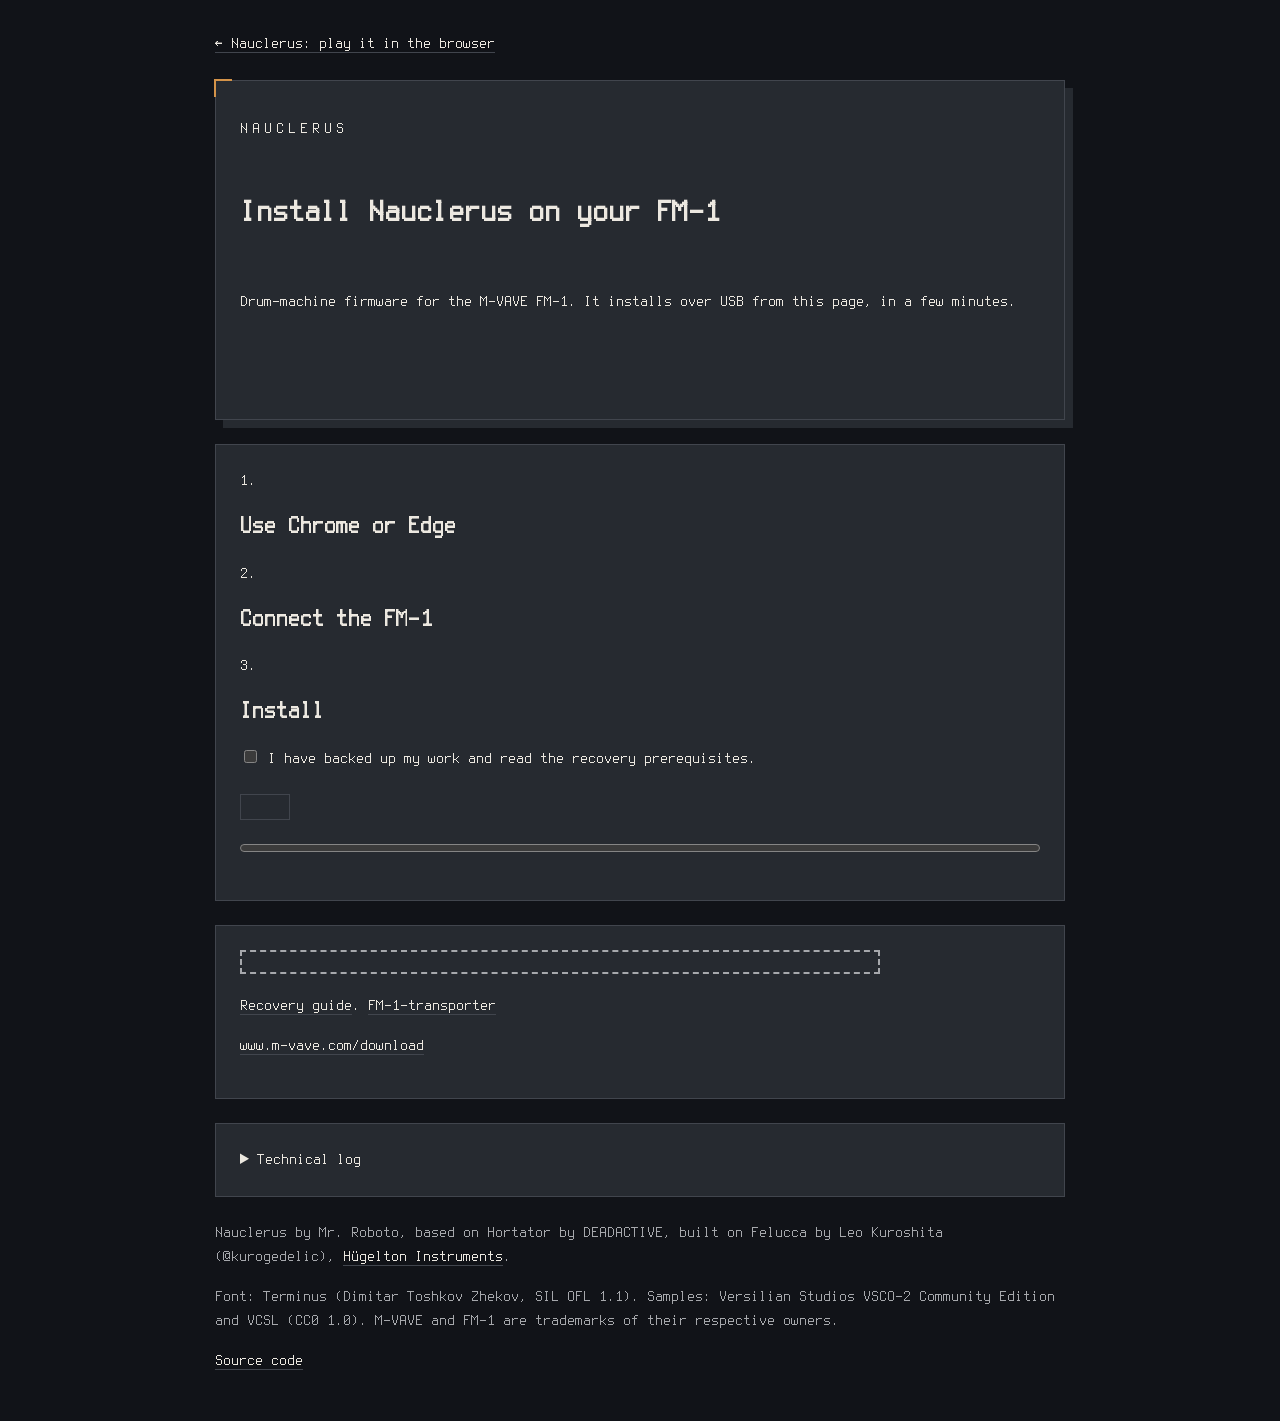
<file: web/index_nauclerus.html>
<!doctype html>
<!-- SPDX-License-Identifier: GPL-3.0-only
     Copyright (C) 2026 Leo Kuroshita (@kurogedelic), Hügelton Instruments
     Drum machine fork: 2026 DEADACTIVE -->
<html lang="en">
<head>
<meta name="author" content="Mr. Roboto">
<meta charset="utf-8">
<meta name="viewport" content="width=device-width, initial-scale=1">
<title>Install Nauclerus</title>
<link rel="preconnect" href="https://fonts.googleapis.com">
<link rel="preconnect" href="https://fonts.gstatic.com" crossorigin>
<link href="https://fonts.googleapis.com/css2?family=IBM+Plex+Sans:wght@400;500;600&family=Silkscreen&display=swap" rel="stylesheet" media="print" onload="this.media='all'">
<link rel="stylesheet" href="../../sim.css">
<style>
body{display:block;padding:32px 20px;background:var(--bg);color:var(--text)}main{max-width:850px;margin:auto}h1,h2{color:var(--text);line-height:1.2}.plate,.steps,.notes,details{padding:24px;border:1px solid var(--border);background:var(--surface);margin:24px 0}.steps{list-style-position:inside}button{background:var(--accent);color:var(--bg);padding:12px 24px;border:1px solid var(--border)}button:disabled{background:var(--surface);color:var(--secondary)}progress{display:block;width:100%;accent-color:var(--accent);margin:20px 0}.ack{display:block;margin:20px 0}pre{white-space:pre-wrap;overflow-wrap:anywhere}footer{color:var(--secondary)}fieldset[hidden]{display:none}
</style>
</head>
<body>
<main>
  <a class="back" href="../../">← Nauclerus: play it in the browser</a>
  <header class="plate">
    <p class="silk">NAUCLERUS</p>
    <h1>Install Nauclerus on your FM-1</h1>
    <p>Drum-machine firmware for the M-VAVE FM-1. It installs over USB from this page, in a few minutes.</p>
  </header>

  <ol class="steps">
    <li><h2>Use Chrome or Edge</h2><p data-t="intro"></p></li>
    <li><h2>Connect the FM-1</h2><p data-t="direct"></p></li>
    <li>
      <h2>Install</h2>
      <p data-t="warn"></p>
      <fieldset id="variants" hidden>
        <legend data-t="which"></legend>
        <label><input type="radio" name="variant" value="std" checked> <span data-t="v_std"></span></label>
        <label><input type="radio" name="variant" value="ble"> <span data-t="v_ble"></span></label>
        <p data-t="v_ble_note"></p>
      </fieldset>
      <label class="ack"><input type="checkbox" id="ack"> I have backed up my work and read the recovery prerequisites.</label>
      <button id="go" disabled data-t="install"></button>
      <progress id="bar" max="100" value="0"></progress>
      <p id="status" role="status"></p>
      <p id="counted" data-t="counted" hidden></p>
    </li>
  </ol>

  <section class="notes" aria-label="Before you install">
    <p class="beta" data-t="beta"></p>
    <p><span data-t="brick"></span>
      <a href="../../docs/RECOVERY.md" target="_blank" rel="noopener">Recovery
      guide</a>. <span data-t="brick2"></span>
      <a href="https://github.com/kurogedelic/FM-1-transporter" target="_blank" rel="noopener">FM-1-transporter</a></p>
    <p><span data-t="back"></span>
      <a href="https://www.m-vave.com/download" target="_blank" rel="noopener">www.m-vave.com/download</a></p>
  </section>

  <details>
    <summary>Technical log</summary>
    <pre id="log"></pre>
  </details>

  <footer>
    <p>Nauclerus by Mr. Roboto, based on Hortator by DEADACTIVE, built on Felucca by Leo Kuroshita (@kurogedelic),
      <a href="https://hugelton.com" target="_blank" rel="noopener">Hügelton Instruments</a>.</p>
    <p>Font: Terminus (Dimitar Toshkov Zhekov, SIL OFL 1.1). Samples: Versilian Studios VSCO-2 Community Edition and
      VCSL (CC0 1.0). M-VAVE and FM-1 are trademarks of their respective owners.</p>
    <p><span data-t="license"></span> <a href="../../source.tar.gz">Source code</a></p>
  </footer>
</main>
<script type="module">
/*LIB*/
const $ = (id) => document.getElementById(id);
const TEXT = {
  en: {
    intro: "Open this page in Chrome or Edge on a computer.",
    direct: "Connect the FM-1 straight to the computer with a USB data cable. No probe or Transporter is needed.",
    warn: "Keep the cable in and this page open until it says Done. The FM-1 restarts by itself.",
    install: "Install",
    beta: "Back up your projects before installing. The accepted resonance-character limitation remains. You install it at your own risk: the author accepts no responsibility if your FM-1 is damaged or misbehaves.",
    brick: "If the FM-1 stops answering the installer, it can be brought back from a Mac over the same USB cable, with no extra hardware:",
    brick2: "If it does not start at all and does not even reach boot mode, recovering it needs a Transporter:",
    back: "To go back to the official firmware, use M-VAVE's updater M-UPGRADE (Downloads → PC Software → M-UPGRADE) with the official firmware (PC Firmware → FM-1 V15).",
    nomidi: "This browser cannot install firmware. Open the page in Chrome or Edge on a computer.", loadfail: "Could not load the firmware: ",
    start: "Starting", verify: "Verifying", loader: "Switching to update mode", write: "Writing",
    counted: "Counts visits and installs anonymously with GoatCounter: no cookies, no personal data.",
    reboot: "Restarting", done: "Done. The FM-1 restarts with Nauclerus.", stopped: "Stopped. Replug the USB cable and press Install again.",
    error: "Error: ",
    denied: "MIDI (SysEx) access was not allowed. Allow MIDI in the site settings (address bar) and press Install again.",
    notfound: "FM-1 not found. Check the USB cable (a data cable), close other apps that use MIDI, and press Install again.",
    model: "The connected device is not an FM-1.",
    lost: "The USB connection was lost. Replug it and press Install again.",
    noloader: "The FM-1 in update mode was not found. Replug the USB cable and press Install again (it stays in update mode until it is finished).",
    noreturn: "The FM-1 did not come back. Power-cycle it.",
    mismatch: "Written, but the FM-1 reports another version: ",
    badpkg: "The firmware file is damaged. Reload the page.",
    leave: "Writing. Do not close the page.",
    license: "GPL-3.0, no warranty.",
    which: "Version",
    v_std: "Nauclerus",
    v_ble: "Nauclerus + Bluetooth MIDI (experimental)",
    v_ble_note: "The same Nauclerus with Bluetooth MIDI added: MENU (tap GLO) > BLUETOOTH connects a BLE-MIDI keyboard or the M-VAVE SMC-Mixer (DAW mode: faders, knobs, mute, solo, record, transport). Bluetooth is off at every power-on until you turn it on there.",
  },
};
const lang = "en";
const t = (k) => TEXT[lang][k];
let lastKey = null, lastArg = "";
function applyLang() {
  document.documentElement.lang = lang;
  document.querySelectorAll("[data-t]").forEach((e) => { e.textContent = t(e.dataset.t); });
  if (lastKey) $("status").textContent = t(lastKey) + lastArg;
}
applyLang();
const sayK = (k, arg = "") => { lastKey = k; lastArg = arg; $("status").textContent = t(k) + arg; };
const say = (txt) => { lastKey = null; $("status").textContent = txt; };
const log = (t) => { $("log").textContent += t + "\n"; };
let image = null;
const meta = /*META*/;

let writing = false;
window.addEventListener("beforeunload", (e) => { if (writing) { e.preventDefault(); e.returnValue = t("leave"); } });

const load = async () => {
  if (!navigator.requestMIDIAccess) { sayK("nomidi"); return; }
  try {
    const r = await fetch(meta.pkg, {cache:"no-store"});
    if (!r.ok) throw new Error(`${meta.pkg}: HTTP ${r.status}`);
    const pkg = new Uint8Array(await r.arrayBuffer());
    const digest = Array.from(new Uint8Array(await crypto.subtle.digest("SHA-256",pkg)),x=>x.toString(16).padStart(2,"0")).join("");
    if (pkg.length !== meta.bytes || digest !== meta.sha256) throw new Error("Stable package SHA-256/size mismatch: installation disabled");
    if (productOf(pkg) !== meta.product) { sayK("badpkg"); return; }
    image = logicalImage(pkg);
    say(`Nauclerus ${meta.version}`);
    $("go").disabled = !$("ack").checked;
  } catch (e) { sayK("loadfail", e.message); }
};
$("ack").addEventListener("change",()=>{$("go").disabled=!image || !$("ack").checked;});
load();
loadPageCounter();
if (counterOn()) $("counted").hidden = false;
if ((meta.variants || []).length > 1) $("variants").hidden = false;
document.querySelectorAll('input[name="variant"]').forEach((r) => r.addEventListener("change", () => {
  const v = meta.variants.find((x) => x.id === r.value);
  if (!v || writing) return;
  meta.pkg = v.pkg;
  meta.version = v.version;
  image = null;
  $("go").disabled = true;
  const radios = document.querySelectorAll('input[name="variant"]');   // one download at a time: no stale image
  radios.forEach((x) => { x.disabled = true; });
  load().finally(() => radios.forEach((x) => { x.disabled = false; }));
}));

$("go").addEventListener("click", async () => {
  if (!image || !$("ack").checked || !confirm(`Install verified Nauclerus ${meta.version}? Keep USB and power connected until Done.`)) return;
  $("go").disabled = true;
  let midi;
  try { midi = await navigator.requestMIDIAccess({ sysex: true }); }
  catch (e) { sayK("denied"); $("go").disabled = false; return; }
  writing = true;
  try {
    const up = new Updater(midi, log);
    const total = 74 + 1167;
    const step = (k, a) => {
      log(`${k} ${a ?? ""}`);
      if (k === "start") sayK("start");
      if (k === "verify") { sayK("verify"); $("bar").value = (a / total) * 100; }
      if (k === "loader") sayK("loader");
      if (k === "write") { sayK("write"); $("bar").value = ((74 + a) / total) * 100; }
      if (k === "reboot") sayK("reboot");
      if (k === "done") { $("bar").value = 100; sayK("done"); countInstall(meta.version); }
    };
    const ota = await up.find((id) => /^ota-/i.test(id.model));
    if (ota) {
      ota.link.close();
      sayK((await up.resume(image, step, meta.product)) ? "done" : "stopped");   // waits for the reboot, checks the identity
    } else {
      await up.install(image, meta.product, step);
    }
  } catch (e) {
    if (e && e.code && TEXT[lang][e.code]) sayK(e.code, e.detail || "");
    else sayK("error", e && e.message);
    log(String(e && e.stack || e));
  }
  writing = false;
  $("go").disabled = !image || !$("ack").checked;
});
</script>
</body>
</html>
</file>
<file: sim.css>
/* SPDX-License-Identifier: GPL-3.0-only
 * Drum machine fork: 2026 DEADACTIVE */
/* Nauclerus portal palette is independent of the firmware LCD. The instrument
 * retains hardware greys, real RGB565 LCD pixels and Terminus type. */
@font-face { font-family: "Nauclerus Terminus"; src: url("terminus.woff?v=1faa474f5181") format("woff"); font-display: swap; }
:root {
  --bg: #111318; --surface: #262A30; --text: #ECE8E0;
  --secondary: #A6A8AC; --accent: #D49349; --border: #41454D;
  --k: var(--bg);                                    /* the screen */
  --c1: var(--surface);                                   /* rules, separators */
  --c2: var(--secondary);                                   /* inactive, empty, units */
  --c3: var(--secondary);                                   /* labels */
  --c4: var(--secondary);                                   /* secondary text */
  --c5: var(--text);                                   /* values, text */
  --w: var(--accent);                                    /* accent only: what is touched, where we are */
  --mono: "Nauclerus Terminus", ui-monospace, monospace;
  /* the device, a physical thing: its own greys */
  --body: #505050;
  --body-edge: #3c3c3c;
  --bed: #1e1e1e;
  --cap: #303030;
  --cap-top: #3e3e3e;
  --silk: #e2e2e2;
  --led: #ffffff;
  --focus: #ffffff;
  /* 2 px dither cells as tiles (dither.js draws the larger fields) */
  --d25: url("data:image/svg+xml,%3Csvg xmlns='http://www.w3.org/2000/svg' width='4' height='4' shape-rendering='crispEdges'%3E%3Crect width='2' height='2' fill='%23fff'/%3E%3C/svg%3E");
  --d50: url("data:image/svg+xml,%3Csvg xmlns='http://www.w3.org/2000/svg' width='4' height='4' shape-rendering='crispEdges'%3E%3Crect width='2' height='2' fill='%23fff'/%3E%3Crect x='2' y='2' width='2' height='2' fill='%23fff'/%3E%3C/svg%3E");
  color-scheme: dark;
}

* { box-sizing: border-box; }
[hidden] { display: none !important; }
html, body { margin: 0; }
body {
  background: var(--k);
  color: var(--c5);
  font: 16px/24px var(--mono);
  -webkit-font-smoothing: none;
  min-height: 100vh;
  display: flex;
  flex-direction: column;
  align-items: center;
  padding: 0 0 max(16px, env(safe-area-inset-bottom));
}
::selection { background: var(--w); color: var(--k); }

/* ---- page: the hero, then sections and footer in one column */
.install, .foot { width: min(100% - 32px, 1000px); }
button { font: inherit; }
a { color:var(--text); text-decoration-color:var(--border); text-underline-offset:4px; }
a:hover, a:focus-visible { color:var(--accent); text-decoration-color:var(--accent); }
.silk { font: 16px/1 var(--mono); letter-spacing: 0.25em; }
.cta {                                             /* the firmware's highlight: inverse on touch */
  display: inline-block; text-decoration: none; padding: 8px 20px; border: 2px solid var(--w);
  background: var(--w); color: var(--k); position: relative;
}
.cta.ghost { background: transparent; color: var(--w); }
.cta-slot { position: relative; display: inline-flex; }          /* the install count hangs under its button: */
.install-count { position: absolute; left: 0; top: 100%; margin-top: 8px; white-space: nowrap; color: var(--c5);
  background: var(--k); }                                          /* out of the flow, so nothing moves when it shows */
.install-count b { padding: 0 4px; color: var(--k); background: var(--w); font-weight: normal; }
.cta:hover { background: var(--k); color: var(--w); }
.cta.ghost:hover { background: var(--w); color: var(--k); }
.cta:focus-visible { outline: 2px dashed var(--w); outline-offset: 4px; }

/* the hero: a scroll track with a sticky stage; app.js maps the scroll to --p (0 far back and blurred .. 1 the
   simulator, flat and sharp). The stage is the screen's black with a dithered glow behind the device. */
.hero { position: relative; width: 100%; height: 420vh; }
.hero-end {                                     /* "Play it" lands in the middle of the steady stretch */
  position: absolute; left: 0; top: calc((100% - 100vh) * 0.8); height: 1px; width: 1px; pointer-events: none;
  scroll-snap-align: start; }
html { scroll-snap-type: y proximity; }
.hero-stage {
  position: sticky; top: 0; height: 100vh; overflow: hidden; perspective: 1500px; perspective-origin: 50% 40%;
  color: var(--c5); background-color: var(--k); image-rendering: pixelated;
  --hero-ink: var(--c5);
}
.hero-nav {
  position: absolute; top: 0; left: 0; right: 0; z-index: 5; display: flex; justify-content: space-between;
  align-items: center; padding: 16px max(16px, 4vw); color: var(--hero-ink);
}
.hero-nav a { color: var(--text); text-decoration: none; padding: 0 8px; border: 1px solid var(--border); }
.hero-nav a:hover { background: var(--surface); color: var(--accent); border-color: var(--accent); }
.scene { position: absolute; inset: 0; display: flex; align-items: center; justify-content: center;
  padding: 96px 0 118px;                         /* the device lands between the nav + power switch and the bar */
}
/* the dimming: an overlay's opacity, not a filter, and outside the blurred scene */
.scene-dim { position: absolute; inset: 0; background: var(--k); opacity: var(--dim, 0); pointer-events: none; }
.tilt { position: relative; transform-style: preserve-3d; will-change: transform; }
.tilt .fit { transform-style: preserve-3d; }
.desk-shadow {
  position: absolute; left: 50%; top: 50%; width: 70vw; height: 40vw; max-width: 1000px; max-height: 560px;
  transform: translate(-50%, -38%); border-radius: 50%;
  background: radial-gradient(closest-side, rgba(0,0,0,.7), rgba(0,0,0,0)); opacity: var(--shadow, 0.6);
}
.hero-copy {
  position: absolute; left: max(16px, 6vw); bottom: max(64px, 12vh); z-index: 4; max-width: 48rem;
  opacity: var(--copy, 1); transform: translateY(calc((1 - var(--copy, 1)) * -40px));
  pointer-events: var(--copy-events, auto);
}
.hero-copy h1 {
  font: 64px/64px var(--mono); margin: 0; max-width: 14ch; color: var(--text); text-transform: uppercase;
  text-shadow: 4px 4px 0 var(--k);
}
.hero-copy p { margin: 16px 0 0; max-width: 46ch; color: var(--c4); background: var(--k); }
.hero-copy .hero-count { color: var(--c5); }
.hero-copy .hero-count b { padding: 0 4px; color: var(--text); background: var(--surface); font-weight: normal; }   /* the screen's inverted bars */
.hero-copy .hero-actions { display: flex; gap: 16px; flex-wrap: wrap; margin-top: 24px; background: none; }
.scroll-cue {
  position: absolute; right: max(16px, 4vw); bottom: 24px; margin: 0; color: var(--c3);
  opacity: var(--copy, 1); letter-spacing: 0.1em; z-index: 4;
}
.scroll-cue::after { content: ""; display: block; width: 2px; height: 32px; margin: 8px auto 0; background: currentColor;
  transform-origin: top; animation: cue 1.8s steps(6) infinite; }
@keyframes cue { 0% { transform: scaleY(0); } 50% { transform: scaleY(1); } 100% { transform: scaleY(1); opacity: 0; } }
/* the simulator's bar under the device: the power caption, Controls, Reset in one row; the reset confirm a pop-over
   above it and status notes float above it, so nothing in the row ever moves */
.play-bar {
  position: absolute; left: 50%; bottom: 20px; transform: translateX(-50%); z-index: 7; display: flex; gap: 12px;
  align-items: center; white-space: nowrap; color: var(--hero-ink);
  opacity: var(--arrived, 0); pointer-events: var(--arrived-events, none); transition: opacity 0.45s steps(4);
}
.power-note { color: var(--c4); margin-right: 8px; }
@media (max-width: 560px) {                       /* phones: the caption above the row, the row one line */
  .power-note { position: absolute; bottom: calc(100% + 8px); left: 50%; transform: translateX(-50%);
    width: max-content; max-width: calc(100vw - 32px); white-space: normal; text-align: center; margin: 0; }
  .play-bar { gap: 8px; }
  .bar-btn { padding: 0 8px; }
}
.bar-btn, .confirm button {
  background: var(--k); color: var(--c5); border: 2px solid var(--c3); padding: 2px 14px; cursor: pointer;
}
.bar-btn:hover, .confirm button:hover { border-color: var(--w); color: var(--w); }
.bar-btn[aria-expanded="true"] { background: var(--w); color: var(--k); border-color: var(--w); }
.confirm {
  position: absolute; bottom: calc(100% + 12px); right: 0; width: min(360px, calc(100vw - 32px)); white-space: normal;
  display: flex; flex-wrap: wrap; gap: 8px; padding: 14px 16px; background: var(--k); border: 2px solid var(--w);
}
.confirm p { flex-basis: 100%; margin: 0 0 4px; color: var(--c5); }
.play-bar .note { position: absolute; bottom: calc(100% + 8px); left: 50%; transform: translateX(-50%); width: max-content;
  max-width: calc(100vw - 32px); white-space: normal; text-align: center; margin: 0; color: var(--c4); pointer-events: none; }
.help {                                         /* a sheet over the stage, above the Controls bar that opens it */
  position: absolute; z-index: 8; left: 50%; bottom: 80px; transform: translateX(-50%); width: min(780px, 100% - 32px);
  display: grid; grid-template-columns: repeat(auto-fit, minmax(260px, 1fr)); gap: 0 32px; padding: 12px 20px 16px;
  background: var(--k); color: var(--c5); border: 2px solid var(--c3);
  max-height: calc(100vh - 150px); overflow: auto;   /* above the bar */
}
.help h2 { font: 16px/24px var(--mono); color: var(--text); margin: 8px 0 0; text-transform: uppercase; }
.help ul { margin: 0; padding-left: 16px; color: var(--c4); }
.note { min-height: 1.5em; margin: 6px 0 0; color: var(--c4); }

/* Controls beside the device on wide screens: the stage keeps the panel's width free, the device moves left and is
   fitted to what is left (app.js HELP_W); the change eases, only while it happens (.easing), so scrolling never lags */
@property --scale { syntax: '<number>'; inherits: true; initial-value: 1; }
.hero-stage { --help-w: 320px; }
.hero-stage.easing .device { transition: --scale .35s ease; }
.hero-stage.easing .fit { transition: width .35s ease, height .35s ease; }
.hero-stage.easing .scene { transition: padding .35s ease; }
@media (min-width: 900px) {
  .hero-stage.help-open .scene { padding-right: calc(var(--help-w) + 40px); }
  .hero-stage.help-open .help { left: auto; right: 24px; top: 96px; bottom: auto; transform: none; width: var(--help-w);
    grid-template-columns: 1fr; align-content: start; max-height: calc(100vh - 222px); }
  .hero-stage.help-open .more-cue { opacity: 0; pointer-events: none; }
}

/* depth: the panel's parts stand off its face; walls around its outline give the body its depth (app.js) */
.device { transform-style: preserve-3d; }
.device > .tray { translate: 0 0 1px; }
.device > .bezel { translate: 0 0 1px; }
.device > canvas.lcd { translate: 0 0 2px; }   /* in front of its bezel, behind the caps */
.device > .lbl { translate: 0 0 1px; }
.device > .btn { translate: 0 0 7px; }
.device > .key { translate: 0 0 5px; }
.device > .enc { translate: 0 0 9px; transform-style: preserve-3d; }
.device > .enc .cap { translate: 0 0 8px; }
.device > .walls { left: 0; top: 0; width: 0; height: 0; transform-style: preserve-3d; pointer-events: none; }
.walls > div { position: absolute; left: 0; top: 0; transform-origin: 0 0; backface-visibility: visible; }
.device > .glare {
  inset: 0; border-radius: 44px; pointer-events: none; translate: 0 0 12px; opacity: 0; overflow: hidden;
}
.glare-band {                                    /* a fixed gradient moved by transform: composited, never repainted */
  position: absolute; top: -40%; left: 0; width: 55%; height: 180%; will-change: transform;
  background: linear-gradient(90deg, transparent, rgba(255,255,255,.2) 50%, transparent);
}
.device.waiting { pointer-events: none; }
html { scroll-behavior: smooth; }
@media (prefers-reduced-motion: reduce) { html { scroll-behavior: auto; } }

/* ---- headings glitch as they arrive (dither.js initGlitch): the text torn into offset slices, a few frames */
.glitch { position: relative; }
.glitch.glitching { animation: glitch-base .22s ease-out 1; }
.glitch.glitching::before, .glitch.glitching::after {
  content: attr(data-text); position: absolute; inset: 0; background: var(--k); pointer-events: none;
}
.glitch.glitching::before { color: var(--text); animation: glitch-a .22s steps(1, end) 1 forwards; opacity: .15; }
.glitch.glitching::after { color: var(--secondary); animation: glitch-b .22s steps(1, end) 1 forwards; opacity: .1; }
@keyframes glitch-base { 0% { transform: translateX(0); } 20% { transform: translateX(0px); } 40% { transform: translateX(0px); }
  60% { transform: translateX(0); opacity: .6; } 80% { opacity: 1; } }
@keyframes glitch-a {
  0% { clip-path: inset(8% 0 72% 0); transform: translateX(-2px); }
  20% { clip-path: inset(52% 0 30% 0); transform: translateX(2px); }
  40% { clip-path: inset(22% 0 60% 0); transform: translateX(-1px); }
  60% { clip-path: inset(70% 0 8% 0); transform: translateX(1px); }
  80% { clip-path: inset(40% 0 44% 0); transform: translateX(-2px); }
  100% { clip-path: inset(100% 0 0 0); transform: none; } }
@keyframes glitch-b {
  0% { clip-path: inset(60% 0 20% 0); transform: translateX(1px); }
  25% { clip-path: inset(12% 0 76% 0); transform: translateX(-2px); }
  50% { clip-path: inset(80% 0 4% 0); transform: translateX(1px); }
  75% { clip-path: inset(30% 0 50% 0); transform: translateX(2px); }
  100% { clip-path: inset(100% 0 0 0); transform: none; } }

/* ---- the features: eight chapters, each a piece computed by the firmware's own sound code (features.js), on a
   plate drawn as the screen draws its pages: black, rules in the darkest tone, values bright */
.features { width: 100%; color: var(--c5); padding: 96px max(16px, 5vw) 128px; background: var(--k); }
.features-head { max-width: 1180px; margin: 0 auto 32px; }
.features-head h2, .install-head h2 {
  font: 48px/48px var(--mono); margin: 0; max-width: 24ch; color: var(--text); text-transform: uppercase;
}
.features-head p { color: var(--c4); max-width: 60ch; margin: 16px 0 0; }
.dither-rule { display: block; height: 32px; margin: 0; image-rendering: pixelated; }   /* dither.js fills it */
.chapter { max-width: 1180px; margin: 0 auto; padding: 80px 0; display: grid; align-items: start;
  grid-template-columns: minmax(264px, 36ch) minmax(0, 1fr); gap: 48px; border-top: 2px solid var(--border); }
.features-head + .chapter { border-top: 0; }
.ch-text { position: sticky; top: 10vh; }
.ch-text h3 { font: 32px/32px var(--mono); margin: 0 0 16px; color: var(--text); text-transform: uppercase; }
.ch-text p { margin: 0 0 8px; color: var(--c4); }
.ch-text p.where { margin-top: 16px; color: var(--c5); }
.device-screen { margin: 24px 0 0; }
.device-screen canvas { display: block; width: 240px; height: 240px; max-width: 100%; aspect-ratio: 1; padding: 12px;
  box-sizing: content-box; background: var(--k); image-rendering: pixelated; image-rendering: crisp-edges;
  border: 2px solid var(--border); box-shadow: 6px 6px 0 var(--c1); }
.device-screen figcaption { margin-top: 16px; max-width: 268px; color: var(--c3); }
.plate { position: relative; min-height: 340px; display: grid; gap: 20px; align-content: start;
  background: var(--k); padding: 22px; border: 2px solid var(--border); box-shadow: 8px 8px 0 var(--c1); }
.plate::before { content: ""; position: absolute; left: -2px; top: -2px; width: 16px; height: 16px;   /* the screen's corner */
  border-left: 2px solid var(--w); border-top: 2px solid var(--w); pointer-events: none; }
.features.lab-failed .plate[data-piece]:not([data-piece="ble"]):empty::after {
  content: "These pictures need WebAssembly, which this browser has turned off."; color: var(--c4); }
.plate .scope { display: block; width: 100%; height: 220px; }
.plate .lab-play { justify-self: end; display: inline-flex; align-items: center; gap: 10px; min-height: 40px;
  padding: 0 16px 0 12px; border: 2px solid var(--border); background: var(--surface); color: var(--text); cursor: pointer; }
.plate .lab-play::before { content: ""; width: 0; height: 0; border-style: solid; border-width: 6px 0 6px 10px;
  border-color: transparent transparent transparent currentColor; }
.plate .lab-play:hover { background: var(--c1); border-color: var(--accent); color: var(--accent); }
.plate .lab-play[aria-pressed="true"] { background: var(--w); color: var(--k); }
.plate .lab-play[aria-pressed="true"]::before { width: 10px; height: 10px; border: 0; background: currentColor; }
.plate .lab-play:disabled { cursor: default; opacity: .6; }
.plate .knobs { display: flex; flex-wrap: wrap; gap: 16px 24px; }
.plate .knob { display: grid; justify-items: center; gap: 4px; min-width: 64px; }
.plate .knob .dial { position: relative; width: 56px; height: 56px; border-radius: 50%; cursor: grab; touch-action: none;
  background: conic-gradient(from -135deg, var(--w) calc(var(--f, 0) * 270deg), var(--c1) 0 270deg, transparent 0); }
.plate .knob .dial:active { cursor: grabbing; }
.plate .knob .cap { position: absolute; inset: 5px; border-radius: 50%; background: var(--k); border: 2px solid var(--border); }
/* Feature-lab knobs model endless encoders: no absolute-position pointer. */
.plate .knob .cap::after { display: none; }
.plate .knob .name, .plate .chip { font: 16px/1 var(--mono); }
.plate .knob .name { color: var(--c3); }
.plate .knob .val { color: var(--c5); line-height: 1; min-height: 16px; }
.plate .chips { display: flex; flex-wrap: wrap; gap: 6px; }
.plate .chip { min-height: 32px; padding: 0 8px; border: 2px solid var(--border); background: var(--k); color: var(--c4); cursor: pointer; }
.plate .chip:hover { border-color: var(--c4); }
.plate .chip[aria-checked="true"] { background: var(--w); border-color: var(--w); color: var(--k); }
.plate .scopes { display: grid; gap: 18px; }
.plate .scope.gr { height: 110px; }
.plate .scope.per-step { height: 96px; }
.plate .lfo-groups { display: flex; flex-wrap: wrap; gap: 16px 40px; }
.plate .lfo-group { display: grid; gap: 12px; }
.plate .lfo-head { margin: 0; color: var(--c4); }
.plate .lfo-head::before { content: ""; display: inline-block; width: 16px; height: 4px; margin-right: 8px; vertical-align: middle; }
.plate .lfo-head.key-led::before { background: var(--w); }
.plate .lfo-head.key-warm::before { background: var(--k) var(--d50) 0 0 / 4px 4px; }
.plate .scopes.two { grid-template-columns: minmax(0, 2fr) minmax(0, 1fr); }
.plate .controls-row { display: flex; flex-wrap: wrap; align-items: flex-end; justify-content: space-between; gap: 20px; }
.plate .families { display: grid; grid-template-columns: repeat(auto-fill, minmax(min(100%, 228px), 1fr)); gap: 14px 22px; }
.plate .families.inline { display: flex; flex-wrap: wrap; gap: 14px 32px; }
.plate .family { display: grid; gap: 8px; align-content: start; }
.plate .family-name { color: var(--c3); }
.plate .play-slot { display: flex; align-items: center; gap: 16px; margin-left: auto; }
.plate .play-slot .lab-play { justify-self: auto; }
.plate .pad { width: 84px; height: 84px; border: 2px solid var(--c3); cursor: pointer; touch-action: none;
  font: 16px/1 var(--mono); color: var(--c5); background: var(--c1); box-shadow: 4px 4px 0 var(--c2); }
.plate .pad:hover { border-color: var(--w); }
.plate .pad.down, .plate .pad:active { transform: translate(4px, 4px); box-shadow: none; background: var(--w); color: var(--k); }
.plate .legend { display: flex; flex-wrap: wrap; gap: 6px 20px; margin: 0; color: var(--c3); }
.plate .legend span::before { content: ""; display: inline-block; width: 16px; height: 4px; margin-right: 8px;
  vertical-align: middle; background: var(--c2); }
.plate .legend .key-led::before { background: var(--w); }
.plate .legend .key-warm::before { background: var(--k) var(--d50) 0 0 / 4px 4px; }
.plate .lane { display: grid; grid-template-columns: repeat(16, minmax(0, 1fr)); gap: 6px 4px; }
.plate .lane-step { display: grid; gap: 4px; justify-items: stretch; padding: 4px 0; }
.plate .lane-step.now { background: var(--c1); }
.plate .step-pad { height: 32px; border: 2px solid var(--border); background: var(--k); cursor: pointer; padding: 0; }
.plate .lane-step.beat .step-pad { border-color: var(--c2); }
.plate .step-pad[aria-pressed="true"] { background: var(--c2); }
.plate .step-pad.fired { background: var(--w); border-color: var(--w); }
.plate .step-tag { min-height: 32px; padding: 0; border: 0; background: none; color: var(--c3); cursor: pointer;
  font: 16px/16px var(--mono); white-space: pre; overflow: hidden; }
.plate .step-tag[aria-pressed="true"] { background: var(--w); color: var(--k); }
.plate .step-tag:disabled { cursor: default; }
.plate .sel-name { align-self: center; margin: 0 8px 0 0; min-width: 4.5em; color: var(--w); }
.plate .scope.dice { height: 168px; }
.plate .dice-caption { margin-top: -8px; }
.plate .live-row { display: flex; flex-wrap: wrap; gap: 20px 40px; padding-top: 16px; border-top: 2px solid var(--border); }
.plate .live-group { display: grid; gap: 10px; align-content: start; justify-items: start; }
.plate .live-group .family-name { margin: 0; }
.plate .live-btn { min-height: 36px; padding: 0 14px; border: 2px solid var(--c3); background: var(--k); color: var(--c5); cursor: pointer; }
.plate .live-btn:hover { border-color: var(--w); }
.plate .live-btn.quiet { border-color: transparent; color: var(--c3); }
.plate .live-btn.rec[aria-pressed="true"] { background: var(--w); color: var(--k); border-color: var(--w);
  animation: wait-blink .5s steps(2, jump-none) infinite; }
.plate .live-state { min-height: 24px; color: var(--c4); }
.plate .live-state.waiting { color: var(--w); animation: wait-blink .5s steps(2, jump-none) infinite; }
@keyframes wait-blink { 50% { opacity: .35; } }
@media (prefers-reduced-motion: reduce) { .plate .live-state.waiting, .plate .live-btn.rec { animation: none; } }
.plate .motion-row { display: flex; align-items: center; gap: 16px; }
.plate .scope.motion { width: min(320px, 50vw); height: 56px; }
.plate .motion-btns { display: flex; gap: 8px; }
.plate .grids-stage { display: grid; grid-template-columns: 200px minmax(0, 1fr); gap: 24px; align-items: center; }
.plate .scope.xy { width: 200px; height: 200px; cursor: crosshair; touch-action: none; border: 2px solid var(--border); }
.plate .scope.lanes { height: 168px; }
.plate .chain { display: flex; flex-wrap: wrap; align-items: stretch; gap: 10px; }
.plate .stage { position: relative; display: grid; justify-items: center; align-content: start; gap: 8px; padding: 8px 6px 10px;
  border: 2px solid var(--border); min-width: 76px; opacity: .5; }
.plate .stage.on, .plate .stage.voice { opacity: 1; border-color: var(--c2); }
.plate .stage.voice { justify-content: center; align-content: center; }
.plate .stage:not(.send)::after { content: ""; position: absolute; right: -12px; top: 50%; width: 10px; height: 2px; background: var(--c2); }
.plate .stage-name { border: 0; background: none; padding: 2px 6px; cursor: pointer; color: var(--c4); font: 16px/1 var(--mono); }
.plate .stage.on .stage-name { color: var(--k); background: var(--w); }
.plate .stage-name.fixed { cursor: default; }
.plate .sends { display: flex; gap: 10px; padding-left: 14px; margin-left: 4px; border-left: 2px dashed var(--border); }
.plate .perform { display: grid; gap: 10px; }
.plate .perform .family-name { margin: 0; }
.plate .perform-keys { display: flex; flex-wrap: wrap; gap: 10px 18px; }
.plate .key-group { display: flex; gap: 6px; }
.plate .perf-key { width: 74px; min-height: 64px; padding: 8px 4px; border: 2px solid var(--border); border-top: 0; cursor: pointer;
  touch-action: none; user-select: none; -webkit-user-select: none; background: var(--k);
  box-shadow: inset 0 -6px 0 var(--c1); color: var(--c4); text-align: center; font: 16px/16px var(--mono); }
.plate .perf-key:hover { border-color: var(--c4); }
.plate .perf-key.down { background: var(--w); color: var(--k); border-color: var(--w); box-shadow: none; transform: translateY(2px); }
.plate .ble-stage { display: grid; grid-template-columns: auto minmax(60px, 1fr) auto; align-items: center; gap: 0 4px; }
.plate .ble-node { display: grid; justify-items: center; gap: 4px; padding: 14px 16px; border: 2px solid var(--border);
  background: var(--k); transition: opacity .4s steps(4), border-color .4s; }
.plate .ble-node.fm1 { border-color: var(--c4); }
.plate .ble-name { font: 16px/1.2 var(--mono); color: var(--w); }
.plate .ble-sub { color: var(--c3); }
.plate .ble-node.fm1 .ble-sub { color: var(--c4); }
.plate.ble:not([data-step="2"]):not([data-step="3"]) .ble-node.ctl { opacity: .3; }
.plate .ble-faders { display: flex; gap: 18px; height: 46px; margin-bottom: 4px; }
.plate .ble-fader { position: relative; width: 4px; background: var(--c1); }
.plate .ble-levels { display: flex; gap: 6px; height: 46px; align-items: flex-end; margin-bottom: 4px; }
.plate .ble-level { position: relative; width: 12px; height: 100%; border: 2px solid var(--border); }
.plate .ble-level i { position: absolute; left: 0; right: 0; bottom: 0; height: 60%; background: var(--c5); transition: height .15s steps(3); }
.plate .ble-fader i { position: absolute; left: -6px; top: 0; width: 16px; height: 8px; background: var(--c4);
  transition: transform .15s steps(3); }
.plate .ble-air { position: relative; height: 120px; overflow: hidden; }
.plate .ble-link { position: absolute; left: 0; right: 0; top: 50%; border-top: 2px dashed var(--border); }
.plate.ble[data-step="2"] .ble-link, .plate.ble[data-step="3"] .ble-link { border-top: 2px solid var(--w); }
.plate .ble-rings span { position: absolute; left: 0; top: 50%; width: 30px; height: 30px; margin: -15px 0 0 -15px; border-radius: 50%;
  border: 2px dashed var(--w); opacity: 0; }
.plate.ble[data-step="1"] .ble-rings span { animation: ble-ring 1.8s steps(9) infinite; }
.plate.ble[data-step="1"] .ble-rings span:nth-child(2) { animation-delay: .6s; }
.plate.ble[data-step="1"] .ble-rings span:nth-child(3) { animation-delay: 1.2s; }
@keyframes ble-ring { from { transform: scale(.4); opacity: .8; } to { transform: scale(12); opacity: 0; } }
.plate .ble-packet { position: absolute; right: 0; top: 50%; width: 8px; height: 8px; margin-top: -4px;
  background: var(--w); animation: ble-fly .9s steps(12) forwards; }
@keyframes ble-fly { to { right: calc(100% - 8px); } }
.plate .ble-row { display: flex; flex-wrap: wrap; gap: 20px 28px; align-items: flex-start; }
.plate .ble-side { flex: 1 1 340px; display: grid; gap: 14px; }
.plate .ble-status { display: flex; flex-wrap: wrap; justify-content: space-between; gap: 10px; }
.plate .ble-states { display: flex; flex-wrap: wrap; gap: 6px; }
.plate .ble-state { font: 16px/1 var(--mono); padding: 6px 6px; border: 2px solid var(--border); color: var(--c2); }
.plate .ble-state.on { color: var(--k); background: var(--w); border-color: var(--w); }
.plate .ble-console { list-style: none; margin: 0; padding: 12px 14px; background: var(--k); border: 2px solid var(--border);
  display: grid; gap: 8px; font: 16px/24px var(--mono); color: var(--c2); }
.plate .ble-console li { display: flex; flex-wrap: wrap; gap: 0 16px; }
.plate .ble-console code { color: inherit; font: inherit; min-width: 9em; }
.plate .ble-console code::before { content: "> "; color: var(--c2); }
.plate .ble-console li.done { color: var(--c3); }
.plate .ble-console li.now { color: var(--w); }
.plate .ble-next { flex: 0 1 200px; display: grid; gap: 6px; padding: 14px; border: 2px dashed var(--border); opacity: .7; }
@media (prefers-reduced-motion: reduce) {
  .plate .ble-rings span, .plate .ble-packet { animation: none; display: none; }
}
.plate :focus-visible { outline: 2px dashed var(--focus); outline-offset: 3px; }
@media (max-width: 860px) {                       /* phones: the text, then its plate */
  .features { padding-top: 64px; }
  .chapter { grid-template-columns: minmax(0, 1fr); gap: 24px; padding: 48px 0; }
  .ch-text { position: static; }
  .plate { padding: 14px; min-height: 260px; box-shadow: 4px 4px 0 var(--c1); }
  .plate .knobs { gap: 14px 18px; }
  .plate .lane { grid-template-columns: repeat(8, minmax(0, 1fr)); }
  .plate .grids-stage { grid-template-columns: minmax(0, 1fr); justify-items: center; }
  .plate .perf-key { width: 62px; }
  .plate .sends { padding-left: 0; margin-left: 0; border-left: 0; }
  .plate .ble-node { padding: 10px 8px; }
  .plate .ble-air { height: 90px; }
  .plate .ble-console code { min-width: 0; }
  .plate .scope.lanes { width: 100%; }
  .plate .scopes.two { grid-template-columns: minmax(0, 1fr); }
  .plate .scope { height: 170px; }
  .plate .scope.spec { height: 140px; }
  .plate .families { display: flex; overflow-x: auto; gap: 22px; margin: 0 -14px; padding: 0 14px 6px;   /* one strip */
    scroll-snap-type: x proximity; scrollbar-width: thin; }
  .plate .family { flex: none; scroll-snap-align: start; }
  .plate .family .chips { flex-wrap: nowrap; }
}
.mini { position: absolute; left: 0; top: 0; width: 1000px; height: 620px; transform-origin: 0 0; border-radius: 44px;
  background: var(--k); border: 6px solid var(--c3); }
.mini > div { position: absolute; }
.mini .m-bezel { background: var(--k); border: 4px solid var(--border); border-radius: 22px; }
.mini .m-lcd { background: var(--c1); }
.mini .m-oct, .mini .m-buttons, .mini .m-keys { background: var(--k); border: 4px solid var(--border); border-radius: 18px; }
.mini .m-btn { background: var(--c2); border-radius: 9px; }
.mini .m-key { background: var(--c2); border-radius: 999px; }
.mini .m-enc { background: var(--k); border-radius: 50%; box-shadow: 0 0 0 6px var(--c3); }
.where b { font: 12px/1 "Silkscreen", ui-monospace, monospace; letter-spacing: 0.04em; padding: 3px 6px 2px;
  border: 2px solid var(--c3); color: var(--c5); vertical-align: 1px; }

.beta { max-width: 640px; margin: 0 0 20px; padding: 10px 14px; color: var(--c4); border: 2px dashed var(--c3); }

/* install: the connection as a diagram (laptop, a USB cable with light travelling along it, the FM-1), the three
   steps under its three parts, then what is new in this build beside the way to the installer */
.install { padding: 96px 0 0; }
.install-head p { color: var(--c4); max-width: 56ch; margin: 16px 0 0; }
.cable-diagram, .install-steps { display: grid; grid-template-columns: 30% 1fr 40%; column-gap: 0; }
.cable-diagram { align-items: center; margin: 48px 0 0; }
.laptop .lid {
  position: relative; aspect-ratio: 16 / 10; border: 4px solid var(--c3); border-bottom-width: 8px; background: var(--k); overflow: hidden;
}
.laptop .bar { position: absolute; left: 0; right: 0; top: 0; height: 14%; background: var(--c1); }
.laptop .bar::before { content: ""; position: absolute; left: 6%; top: 34%; width: 22%; height: 32%; background: var(--c2); }
.laptop .ghost-btn {
  position: absolute; left: 12%; top: 44%; padding: 0.2em 0.8em; background: var(--w); color: var(--k);
  font: 16px/1.2 var(--mono);
}
.laptop .ghost-line { position: absolute; left: 12%; right: 12%; top: 74%; height: 6%; background: var(--c1); }
.laptop .ghost-line::after { content: ""; position: absolute; inset: 0; width: 0; background: var(--k) var(--d50) 0 0 / 4px 4px;
  animation: write 6s steps(16) infinite; }
@keyframes write { 0%, 12% { width: 0; } 70%, 88% { width: 100%; } 100% { width: 100%; opacity: 0; } }
.laptop .deck { height: 10px; margin: 0 -7%; background: var(--c3); }
.usb { position: relative; height: 4px; margin: 0 6px; }
.usb .wire { position: absolute; inset: 0; background: var(--c2); }
.usb::before, .usb::after { content: ""; position: absolute; top: -6px; width: 16px; height: 16px; background: var(--c3); }
.usb::before { left: -6px; }
.usb::after { right: -6px; }
.usb .pulse { position: absolute; inset: 0; animation: travel 2.4s steps(24) infinite; }   /* moved by transform only */
.usb .pulse.late { animation-delay: 1.2s; }
.usb .pulse::after { content: ""; position: absolute; left: 0; top: -4px; width: 12px; height: 12px; background: var(--w); }
@keyframes travel { from { transform: translateX(0); opacity: 0; } 10% { opacity: 1; } 90% { opacity: 1; }
  to { transform: translateX(calc(100% - 12px)); opacity: 0; } }
.fm1-shot { position: relative; aspect-ratio: 1000 / 620; }
.install-steps { list-style: none; counter-reset: step; padding: 0; margin: 24px 0 0; column-gap: 28px; }
.install-steps li { counter-increment: step; position: relative; padding-left: 48px; }
.install-steps li::before {
  content: counter(step); position: absolute; left: 0; top: 0; width: 32px; height: 32px; display: grid; place-items: center;
  font: 32px/1 var(--mono); color: var(--k); background: var(--w);
}
.install-steps h3 { font: 16px/24px var(--mono); color: var(--text); margin: 4px 0 4px; text-transform: uppercase; }
.install-steps p { margin: 0; color: var(--c4); }
.install-grid { display: grid; grid-template-columns: 1fr 1fr; gap: 56px; margin: 64px 0 0; align-items: start; }
.fw-version { margin: 0; color: var(--c3); }
.whats-new h3 { font: 32px/32px var(--mono); color: var(--text); margin: 8px 0 16px; text-transform: uppercase; }
.whats-new ul { list-style: none; margin: 0; padding: 0; }
.whats-new li { padding: 12px 0; border-top: 2px solid var(--border); color: var(--c4); }
.whats-new li span { display: -webkit-box; -webkit-line-clamp: 3; -webkit-box-orient: vertical; overflow: hidden; }
.whats-new li b { color: var(--w); font-weight: 400; }
.cta.big { padding: 12px 32px; }
.install-go .beta { margin: 24px 0 16px; }
.install-go details { border-top: 2px solid var(--border); padding: 12px 0; }
.install-go summary { cursor: pointer; color: var(--c5); }
.install-go summary:hover { color: var(--w); }
.install-go details p { color: var(--c4); margin: 8px 0 0; }
.install-go a:not(.cta), .foot a { color: var(--text); }
@media (max-width: 760px) {
  .cable-diagram { grid-template-columns: 34% 1fr 44%; }
  .install-steps, .install-grid { grid-template-columns: 1fr; }
  .install-steps { row-gap: 18px; }
  .install-grid { gap: 36px; }
}
@media (prefers-reduced-motion: reduce) { .usb .pulse, .laptop .ghost-line::after, .more-cue span, .power-toggle.ready .knob { animation: none; } }

.foot {                                          /* three parts: the name, the ways around, the credits */
  display: grid; grid-template-columns: 1.1fr 0.9fr 1.6fr; gap: 40px; margin-top: 64px; padding: 24px 0 8px; color: var(--c3);
}
.foot p { margin: 0 0 8px; max-width: 60ch; }
.foot-mark { font-size: 32px; line-height: 32px; letter-spacing: .1em; color: var(--text); margin-bottom: 16px !important; }
.foot-nav { display: flex; flex-direction: column; gap: 8px; }
.foot-nav a { color: var(--c5); text-decoration: none; }
.foot-nav a::before { content: "> "; color: var(--c2); }
.foot-nav a:hover { color: var(--k); background: var(--w); }
.foot-band { width: 100%; height: 48px; margin-top: 96px; }   /* the dithered fade into the footer (dither.js) */
@media (max-width: 760px) { .foot { grid-template-columns: 1fr; gap: 24px; } }

/* ---- the device: drawn at its design size, scaled to fit (app.js sets --scale and the layout) */
.fit { position: relative; }
.device {
  position: absolute; left: 0; top: 0; transform-origin: 0 0; transform: scale(var(--scale, 1));
  background: linear-gradient(170deg, #5c5c5c, var(--body) 40%, var(--body-edge));
  border-radius: 44px;
  box-shadow: 0 1px 0 rgba(255, 255, 255, 0.18) inset, 0 -2px 0 rgba(0, 0, 0, 0.25) inset, 0 18px 40px rgba(0, 0, 0, 0.5);
  touch-action: none; user-select: none; -webkit-user-select: none; -webkit-touch-callout: none;
}
.device::after {                                 /* its plastic, dithered */
  content: ""; position: absolute; inset: 0; border-radius: inherit; pointer-events: none; opacity: .06;
  background: var(--d25) 0 0 / 4px 4px;
}
.device > * { position: absolute; }
.tray { background: var(--bed); border-radius: 18px; box-shadow: 0 2px 3px rgba(0, 0, 0, 0.5) inset; }
.tray.keybed { border-radius: 26px; }
.bezel { background: #101010; border-radius: 22px; box-shadow: 0 0 0 3px #3a3a3a, 0 2px 4px rgba(0, 0, 0, 0.5) inset; }
canvas.lcd { image-rendering: pixelated; image-rendering: crisp-edges; border-radius: 4px; background: #000; }

.lbl {
  font-family: "Silkscreen", ui-monospace, monospace; font-size: 13px; color: var(--silk);
  text-align: center; pointer-events: none; white-space: nowrap; line-height: 1;
}
.enc { border-radius: 50%; cursor: ns-resize; }
.enc .skirt {
  position: absolute; inset: 0; border-radius: 50%;
  background: radial-gradient(circle at 40% 35%, #4b4b4b, #1f1f1f 70%);
  box-shadow: 0 3px 6px rgba(0, 0, 0, 0.5);
}
.enc .cap {
  position: absolute; inset: 7px; border-radius: 50%;
  background: repeating-conic-gradient(#2c2c2c 0 4deg, #353535 4deg 8deg);
  transform: rotate(var(--turn, 0deg));
}
.enc .cap::after {
  content: ""; position: absolute; left: 50%; top: 3px; width: 3px; height: 11px; margin-left: -1.5px;
  border-radius: 2px; background: var(--silk);
}
.enc.master .cap::after { background: #fff; height: 9px; }
/* Endless encoders have no absolute position. MASTER is a potentiometer. */
.enc:not(.master) .cap { transform: none; }
.enc:not(.master) .cap::after { display: none; }

.btn {
  border-radius: 9px; cursor: pointer;
  background: linear-gradient(180deg, var(--cap-top), var(--cap));
  box-shadow: 0 2px 0 #1c1c1c, 0 3px 5px rgba(0, 0, 0, 0.45);
  display: flex; align-items: center; justify-content: center;
  font-family: "Silkscreen", ui-monospace, monospace; font-size: 12px; color: #9c9c9c;
  transition: color 60ms;
}
.btn.down { transform: translateY(2px); box-shadow: 0 0 0 #1c1c1c, 0 1px 2px rgba(0, 0, 0, 0.5); }
.btn.lit { color: var(--led); text-shadow: 0 0 6px rgba(255, 255, 255, 0.9), 0 0 14px rgba(255, 255, 255, 0.45); }
.btn.latched { outline: 2px dashed var(--silk); outline-offset: 3px; }
.btn small { display: block; font-size: 10px; }
.btn .two { text-align: center; line-height: 1.15; }

.key {
  border-radius: 999px; cursor: pointer;
  background: linear-gradient(180deg, #464646, #363636);
  box-shadow: 0 2px 0 #191919, 0 3px 5px rgba(0, 0, 0, 0.5);
}
.key .stripe {
  position: absolute; left: 50%; top: 18%; bottom: 18%; width: 5px; margin-left: -2.5px; border-radius: 3px;
  background: #707070; transition: background 50ms, box-shadow 50ms;
}
.key.down { transform: translateY(2px); box-shadow: 0 0 0 #191919, 0 1px 2px rgba(0, 0, 0, 0.5); }
.key.lit .stripe { background: var(--led); box-shadow: 0 0 8px 2px rgba(255, 255, 255, 0.8); }
.hint {
  position: absolute; left: 0; right: 0; bottom: 6px; text-align: center;
  font: 16px/1 var(--mono); color: var(--c4); pointer-events: none;
}
.show-hints .hint { display: block; }
.hint { display: none; }
.btn .hint { bottom: -18px; color: var(--silk); }

.device :focus-visible { outline: 2px dashed var(--focus); outline-offset: 3px; }

/* ---- power: page UI only, nothing on the device. The switch sits above it, a leader line down to the top edge where
   the FM-1 has its switch. Until the first flip its knob nudges toward on. */
.device.powered-off canvas.lcd { opacity: .12; transition: opacity .3s; }
.device.powered-off .lit { color: inherit; text-shadow: none; }
.device.powered-off .key.lit .stripe { background: #707070; box-shadow: none; }
.power-ui { position: absolute; left: 0; top: 0; z-index: 7; opacity: var(--arrived, 0); pointer-events: var(--arrived-events, none);
  transition: opacity .45s steps(4); }
.power-toggle, .power-label { position: absolute; left: 0; top: 0; }
.power-toggle {
  width: 46px; height: 26px; padding: 0; border-radius: 999px; cursor: pointer;
  background: var(--k); border: 2px solid var(--c5); transition: background .2s, border-color .2s;   /* opaque: the line ends under it */
}
.power-toggle .knob { position: absolute; left: 3px; top: 3px; width: 16px; height: 16px; border-radius: 50%;
  background: var(--c5); transition: transform .2s steps(4), background .2s; }
.power-toggle.on { background: var(--w); border-color: var(--w); }
.power-toggle.on .knob { transform: translateX(20px); background: var(--k); }
.power-toggle.ready .knob { animation: nudge 2.4s steps(1, end) infinite; }
@keyframes nudge {                                 /* a small push toward on, twice, then rest */
  0%, 55%, 100% { transform: translateX(0); }
  63% { transform: translateX(6px); } 70% { transform: translateX(0); } 76% { transform: translateX(4px); } 82% { transform: translateX(0); }
}
.power-toggle:disabled { cursor: progress; opacity: .6; }
.power-toggle:focus-visible { outline: 2px dashed var(--w); outline-offset: 3px; }
.power-label { color: var(--c5); white-space: nowrap; pointer-events: none; }
.power-lead { position: absolute; width: 2px; margin-left: -1px; background: var(--c3); pointer-events: none; }
.power-lead::after { content: ""; position: absolute; left: -2px; bottom: -3px; width: 6px; height: 6px; background: var(--c5); }   /* the dot where the FM-1 has its switch */

/* "more below": while the simulator holds the screen, a cue that the page goes on */
.more-cue {
  position: absolute; right: max(16px, 4vw); bottom: 24px; z-index: 6; display: flex; flex-direction: column;
  align-items: center; gap: 0; color: var(--c4); text-decoration: none;
  opacity: var(--arrived, 0); pointer-events: var(--arrived-events, none); transition: opacity .45s steps(4);
}
.more-cue span { line-height: 1; animation: bob 1.6s steps(2, jump-none) infinite; }
.more-cue:hover { color: var(--w); }
@keyframes bob { 0%, 100% { transform: translateY(0); } 50% { transform: translateY(6px); } }
@media (max-width: 760px) { .more-cue { bottom: auto; top: 16px; right: 50%; transform: translateX(50%); flex-direction: row; gap: 8px; } }

/* type on its grid: whole multiples of 16 px only */
@media (max-width: 1000px) { .hero-copy h1 { font-size: 48px; line-height: 48px; } }
@media (max-width: 560px) {
  .hero-copy h1 { font-size: 32px; line-height: 32px; }
  .features-head h2, .install-head h2 { font-size: 32px; line-height: 32px; }
  .hero-copy { bottom: 64px; }
}
@media (max-height: 520px) {                          /* phones held sideways: smaller copy */
  .hero-copy h1 { font-size: 32px; line-height: 32px; }
  .hero-copy p:not(.hero-actions) { display: none; }
  .hero-copy { bottom: 16px; }
}
@media (min-width: 1500px) { .hero-copy h1 { font-size: 80px; line-height: 80px; } }
@media (prefers-reduced-motion: reduce) {
  * { transition: none !important; animation: none !important; }
  .hero { height: auto; }
  .hero-stage { position: relative; height: auto; min-height: 100vh; }
}

/* ---- the manual: the panel map (a small FM-1 beside the list of its controls, manual.js lights both), then ten
   guides, numbered as the install steps are */
.manual { width: 100%; color: var(--c5); padding: 96px max(16px, 5vw) 0; background: var(--k); }
.manual-head, .panel-map, .guides { max-width: 1180px; margin-left: auto; margin-right: auto; }
.manual-head { margin-bottom: 48px; }
.manual-head h2 { font: 48px/48px var(--mono); margin: 0; max-width: 24ch; color: var(--text); text-transform: uppercase; }
.manual-head p { color: var(--c4); max-width: 60ch; margin: 16px 0 0; }
.manual a { color: var(--text); text-decoration-color: var(--border); text-underline-offset: 4px; }
.manual a:hover, .manual a:focus-visible { color: var(--accent); text-decoration-color: var(--accent); }
.panel-map { display: grid; grid-template-columns: minmax(0, 1.15fr) minmax(0, 1fr); gap: 48px; align-items: start; }
.map-stage { position: sticky; top: 10vh; }
.map-device { position: relative; aspect-ratio: 1000 / 620; }
.map-device .hit { cursor: pointer; }
.mini .m-btn.on, .mini .m-key.on { background: var(--w); }
.mini .m-enc.on { background: var(--c5); box-shadow: 0 0 0 6px var(--w); }
.map-caption { min-height: 72px; margin: 24px 0 0; padding: 12px 16px; border: 2px solid var(--border); color: var(--c4); }
.map-list h3 { font: 16px/24px var(--mono); margin: 24px 0 8px; color: var(--c3); text-transform: uppercase; }
.map-list h3:first-child { margin-top: 0; }
.map-list ul { list-style: none; margin: 0; padding: 0; }
.map-list li { padding: 8px 8px; border-top: 2px solid var(--border); color: var(--c4); cursor: default; }
.map-list li.on { background: var(--c1); color: var(--c5); }
.map-list li:focus-visible { outline: 2px dashed var(--focus); outline-offset: -2px; }
.map-list li.on b, .map-stage .map-caption b { background: var(--w); border-color: var(--w); color: var(--k); }
.guides { list-style: none; counter-reset: guide; padding: 0; margin-top: 96px; margin-bottom: 0; display: grid;
  grid-template-columns: repeat(2, minmax(0, 1fr)); gap: 48px 56px; }
.guide { counter-increment: guide; padding-top: 16px; border-top: 2px solid var(--border); }
.guide h3 { display: flex; align-items: center; gap: 16px; font: 16px/32px var(--mono); margin: 0 0 16px; color: var(--text);
  text-transform: uppercase; }
.guide h3::before { content: counter(guide, decimal-leading-zero); padding: 0 6px; color: var(--k); background: var(--w); }
.guide p { margin: 0 0 8px; color: var(--c4); }
.guide p.where { margin-top: 16px; color: var(--c5); }
@media (max-width: 860px) {                       /* phones: the FM-1 on top, the list under it */
  .manual { padding-top: 64px; }
  .panel-map { grid-template-columns: minmax(0, 1fr); gap: 24px; }
  .map-stage { position: static; }
  .guides { margin-top: 64px; grid-template-columns: minmax(0, 1fr); }
}


/* Nauclerus portal additions. LCD pixels remain firmware RGB565, independent. */
.hero-nav { z-index: 8; flex-wrap: wrap; gap: 12px; }
.hero-nav a { font-size: 14px; }
.hero-copy h1 { max-width: 22ch; }
.manual { scroll-margin-top: 24px; }
.manual-tools { display:flex; gap:16px; flex-wrap:wrap; margin:24px auto; max-width:1180px; }
.manual-tools input, .manual-tools select, .nau-lab select, .nau-lab input { background:var(--surface); color:var(--text); border:1px solid var(--border); padding:12px; font:16px var(--mono); max-width:100%; }
.manual-tools input { flex:1; min-width:180px; }
.map-stage { position:sticky; top:20px; }
#manual-mini { position:relative; width:100%; aspect-ratio:1000/620; }
.mini { position:absolute; left:0; top:0; width:1000px; height:620px; transform-origin:0 0; border-radius:44px; background:#505050; }
.mini>div { position:absolute; }
.mini .m-lcd,.mini .m-bezel { background:var(--surface); border-radius:14px; }
.mini .m-btn,.mini .m-key { background:#858585; border-radius:8px; }
.mini .m-enc { background:#252525; border-radius:50%; border:4px solid #777; }
.map-list { max-height:650px; overflow:auto; }
.map-caption { min-height:90px; color:var(--text); }
.manual-layout { display:grid; grid-template-columns:230px minmax(0,1fr); gap:36px; max-width:1180px; margin:48px auto; }
.manual-nav { align-self:start; position:sticky; top:20px; display:grid; gap:12px; }
.manual-nav a { color:var(--secondary); font-size:15px; }
.manual-topics section { padding:0 0 28px; border-bottom:1px solid var(--border); margin-bottom:30px; scroll-margin-top:20px; }
.manual-topics h2 { font-size:28px; line-height:1.2; color:var(--text); }
.manual-topics h3 { font-size:20px; line-height:1.3; color:var(--text); }
.manual-topics p,.manual-topics li { line-height:1.65; font-size:16px; }
.manual-topics table { display:block; overflow-x:auto; max-width:100%; border-collapse:collapse; font-size:14px; }
.manual-topics td,.manual-topics th { padding:9px; border:1px solid var(--border); text-align:left; }
.manual-topics code { color:var(--secondary); overflow-wrap:anywhere; }
.manual-static { padding:24px; max-width:1100px; margin:auto; }
.nau-lab { display:grid; gap:16px; width:100%; }
.nau-lab label { display:flex; gap:16px; flex-wrap:wrap; align-items:center; }
.nau-lab canvas { width:100%; height:150px; border:1px solid var(--border); }
.nau-lab .readout { font-size:14px; color:var(--secondary); }
.release-status { padding:24px; border:1px solid var(--border); }
@media(max-width:700px){.manual-layout{grid-template-columns:1fr;}.manual-nav{position:static;grid-template-columns:1fr 1fr;}.map-stage{position:static;}.hero-nav{padding:12px;}.hero-nav .silk{width:100%;}.manual-tools{gap:8px;}.manual-topics h2{font-size:24px;}.hero-copy h1{font-size:32px;}}
@media(prefers-reduced-motion:reduce){html{scroll-behavior:auto !important;}*,*::before,*::after{animation:none !important;transition:none !important;}}

/* Graphite/champagne control focus; live LCD pixels retain firmware colors. */
.plate input[type="range"], .manual input[type="search"] { accent-color:var(--accent); }
.manual-tools input:focus-visible, .manual-tools select:focus-visible, .nau-lab select:focus-visible { outline:2px solid var(--accent); outline-offset:3px; }
.manual-static h2, .manual-static h3 { color:var(--text); }
.manual-static a, .release-status a { color:var(--text); text-underline-offset:4px; text-decoration-color:var(--border); }
.manual-static a:hover, .release-status a:hover { color:var(--accent); }
</file>
